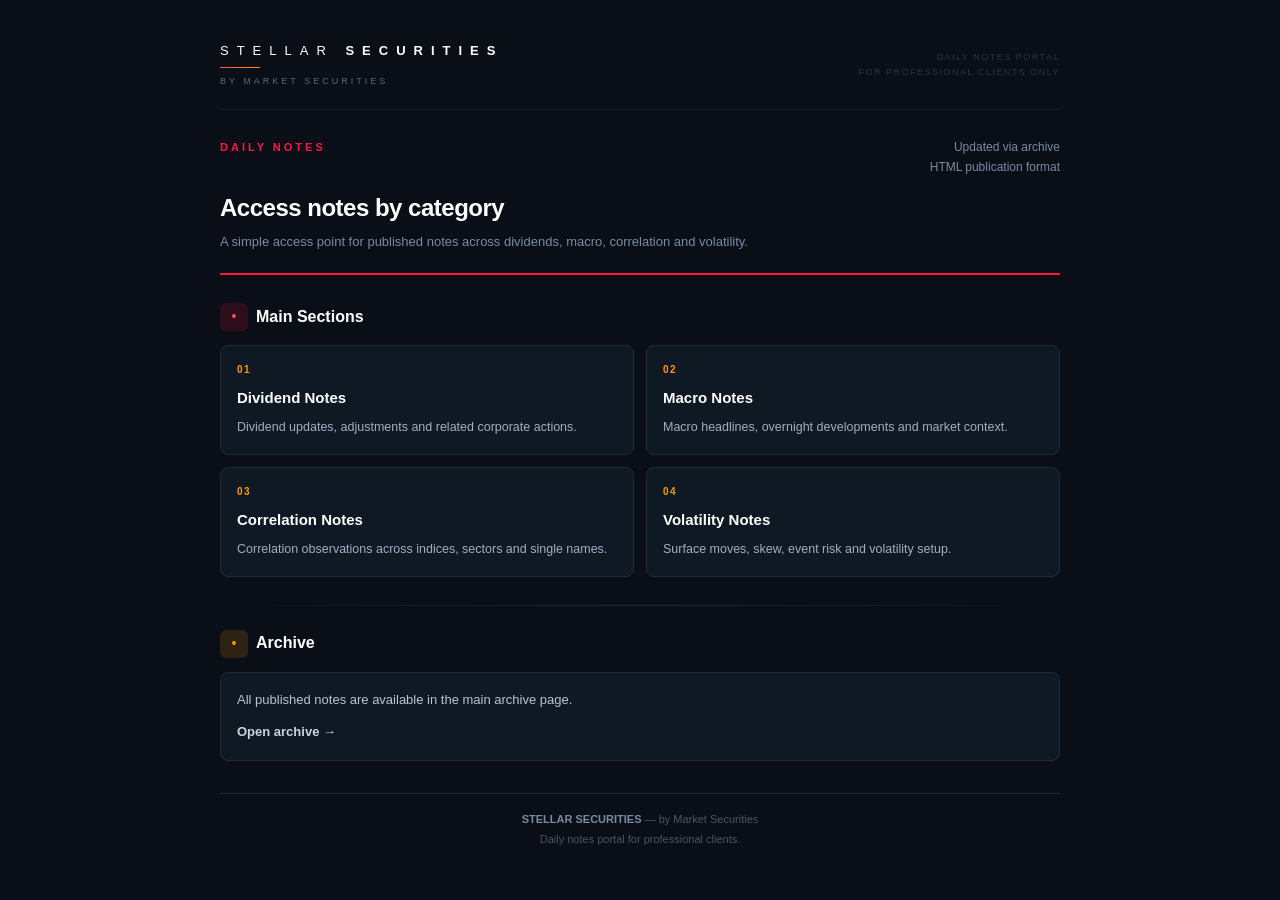
<file: index.html>
<!DOCTYPE html>
<html lang="en">
<head>
  <meta charset="UTF-8" />
  <meta name="viewport" content="width=device-width, initial-scale=1.0" />
  <title>Stellar Securities — Daily Notes</title>
  <link rel="stylesheet" href="assets/style.css" />
</head>
<body>
  <div class="container">

    <div class="logo-bar">
      <div class="logo">
        <div class="logo-main">STELLAR <span>SECURITIES</span></div>
        <div class="logo-divider"></div>
        <div class="logo-sub">by Market Securities</div>
      </div>
      <div class="logo-confidential">Daily Notes Portal<br>For Professional Clients Only</div>
    </div>

    <div class="header">
      <div class="header-top">
        <div class="brand">Daily Notes</div>
        <div class="date">Updated via archive<br>HTML publication format</div>
      </div>
      <h1>Access notes by category</h1>
      <div class="subtitle">
        A simple access point for published notes across dividends, macro, correlation and volatility.
      </div>
    </div>

    <div class="section">
      <div class="section-header">
        <div class="section-icon red">•</div>
        <h2>Main Sections</h2>
      </div>

      <div class="portal-grid">
        <a class="portal-box" href="dividends/">
          <div class="portal-label">01</div>
          <div class="portal-title">Dividend Notes</div>
          <div class="portal-text">Dividend updates, adjustments and related corporate actions.</div>
        </a>

        <a class="portal-box" href="macro/">
          <div class="portal-label">02</div>
          <div class="portal-title">Macro Notes</div>
          <div class="portal-text">Macro headlines, overnight developments and market context.</div>
        </a>

        <a class="portal-box" href="correlation/">
          <div class="portal-label">03</div>
          <div class="portal-title">Correlation Notes</div>
          <div class="portal-text">Correlation observations across indices, sectors and single names.</div>
        </a>

        <a class="portal-box" href="volatility/">
          <div class="portal-label">04</div>
          <div class="portal-title">Volatility Notes</div>
          <div class="portal-text">Surface moves, skew, event risk and volatility setup.</div>
        </a>
      </div>
    </div>

    <div class="divider"></div>

    <div class="section">
      <div class="section-header">
        <div class="section-icon orange">•</div>
        <h2>Archive</h2>
      </div>

      <div class="archive-box">
        <p>All published notes are available in the main archive page.</p>
        <a class="archive-link" href="archive.html">Open archive →</a>
      </div>
    </div>

    <div class="footer">
      <p>
        <strong style="color:#7a8ba3;">STELLAR SECURITIES</strong> — by Market Securities<br>
        Daily notes portal for professional clients.
      </p>
    </div>

  </div>
</body>
</html>
</file>
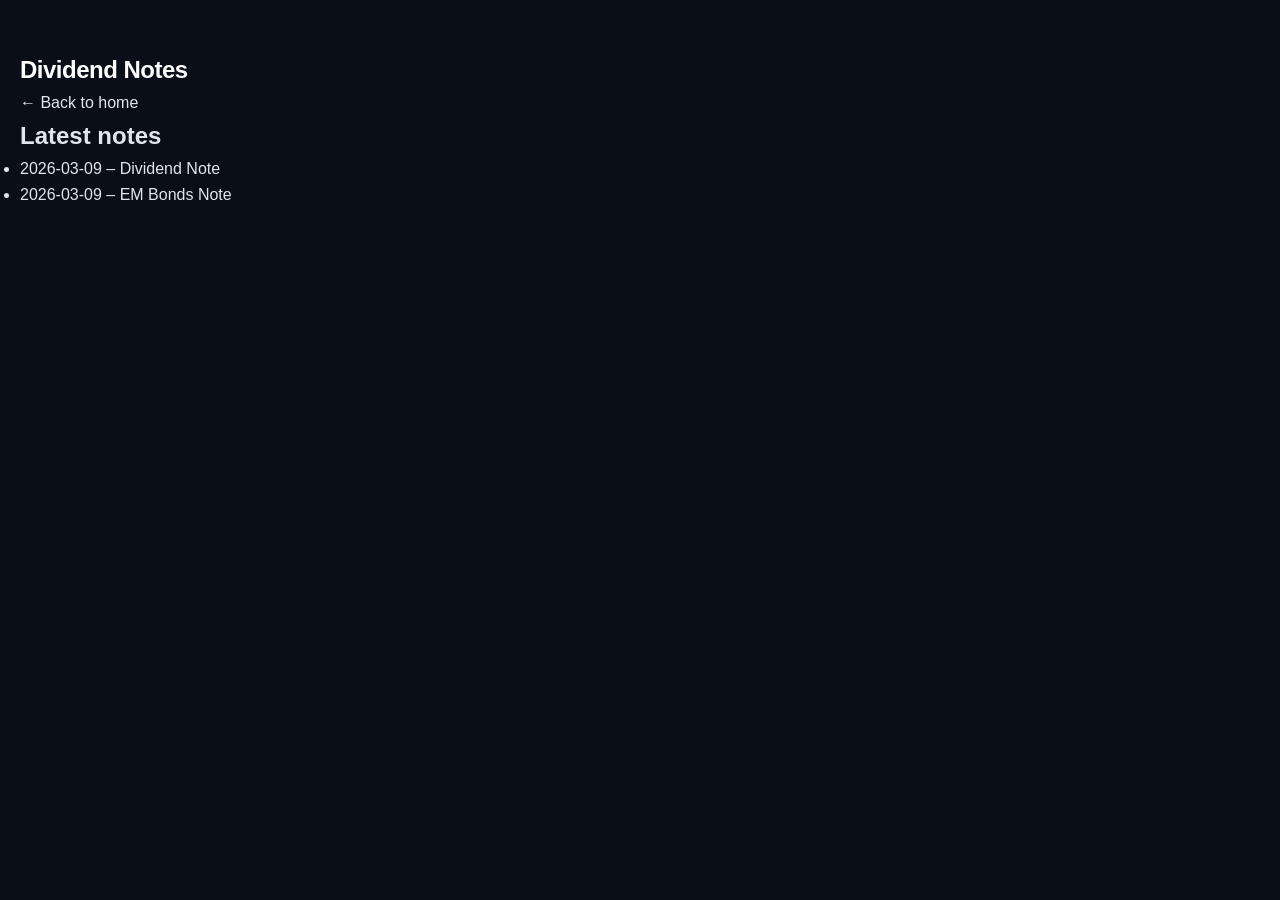
<file: dividends/index.html>
<!DOCTYPE html>
<html>
<head>
<title>Dividend Notes</title>
<link rel="stylesheet" href="../assets/style.css">
</head>

<body>

<h1>Dividend Notes</h1>

<p><a href="../index.html">← Back to home</a></p>

<h2>Latest notes</h2>

<ul>
<li><a href="2026-03-09-dividend-note.html">2026-03-09 – Dividend Note</a></li>
<li><a href="EM_Bonds_Note_March_9_2026.html">2026-03-09 – EM Bonds Note</a></li>
</ul>

</body>
</html>
</file>
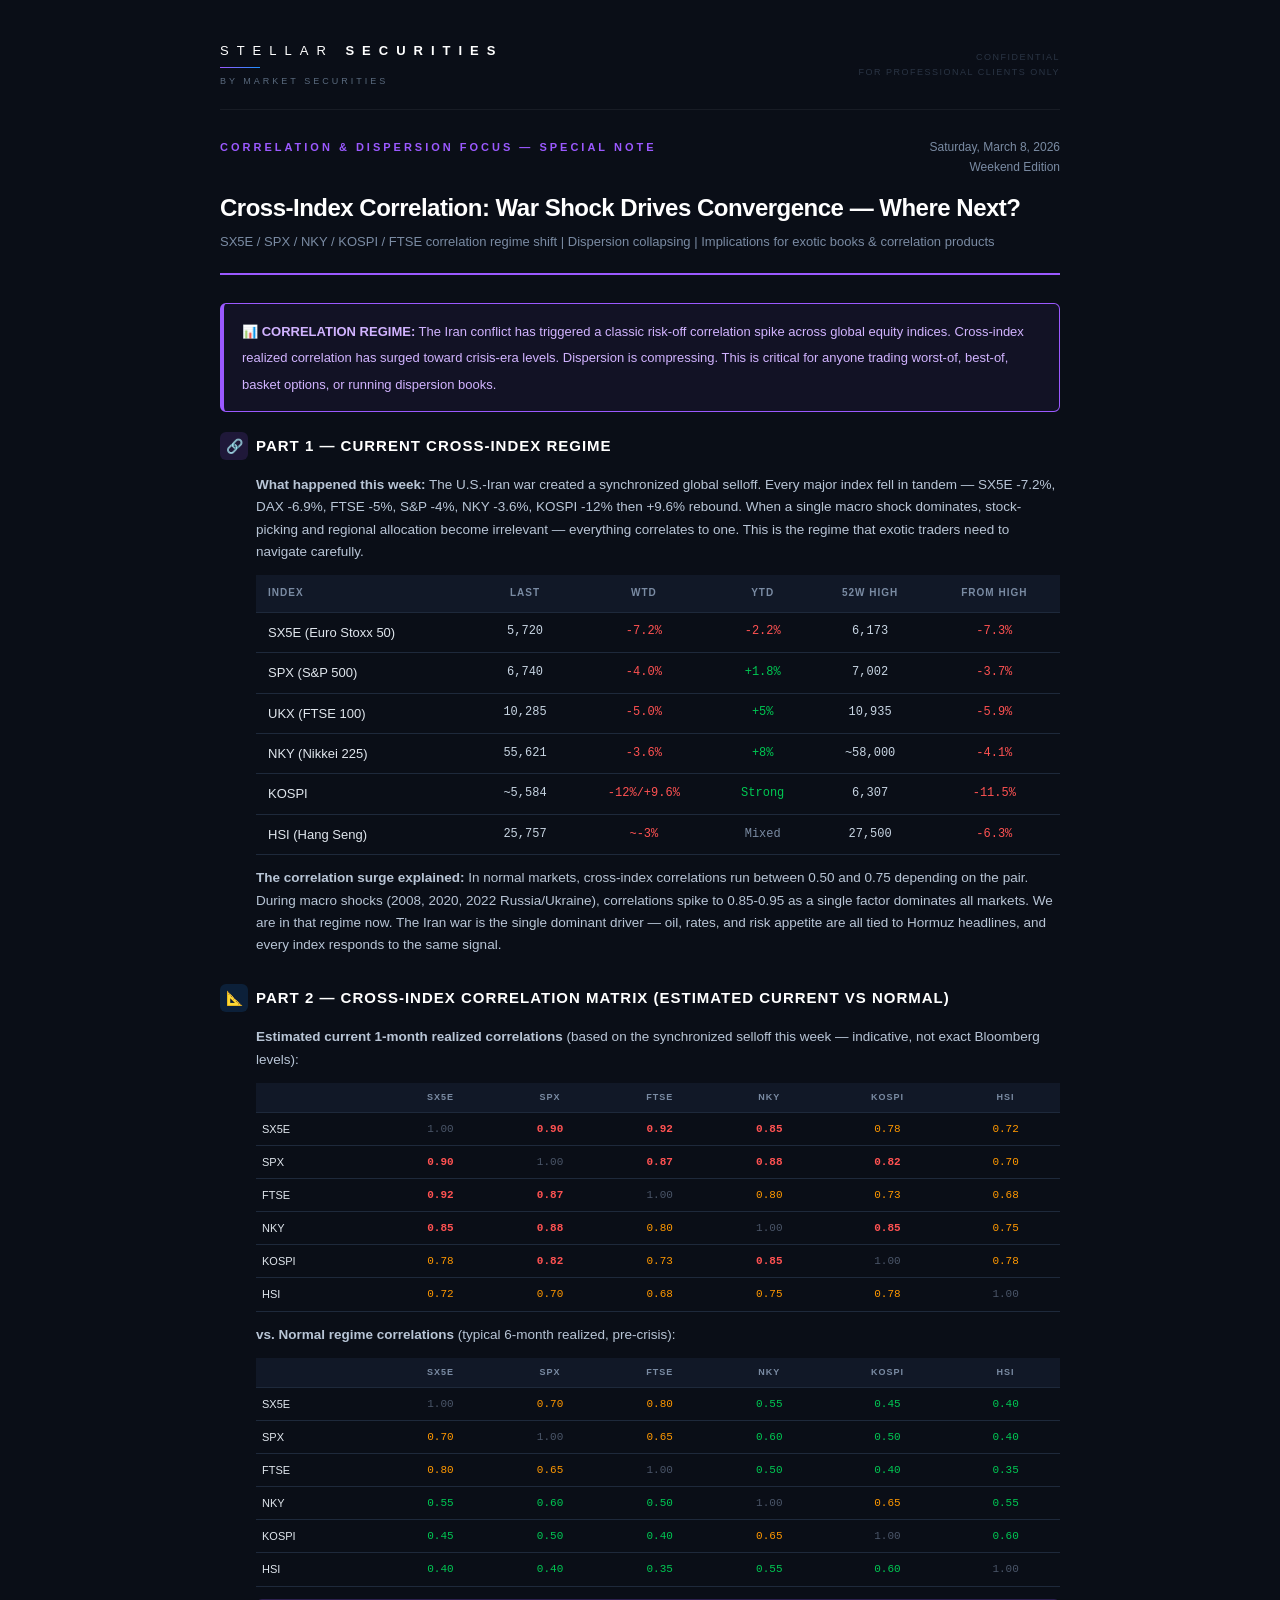
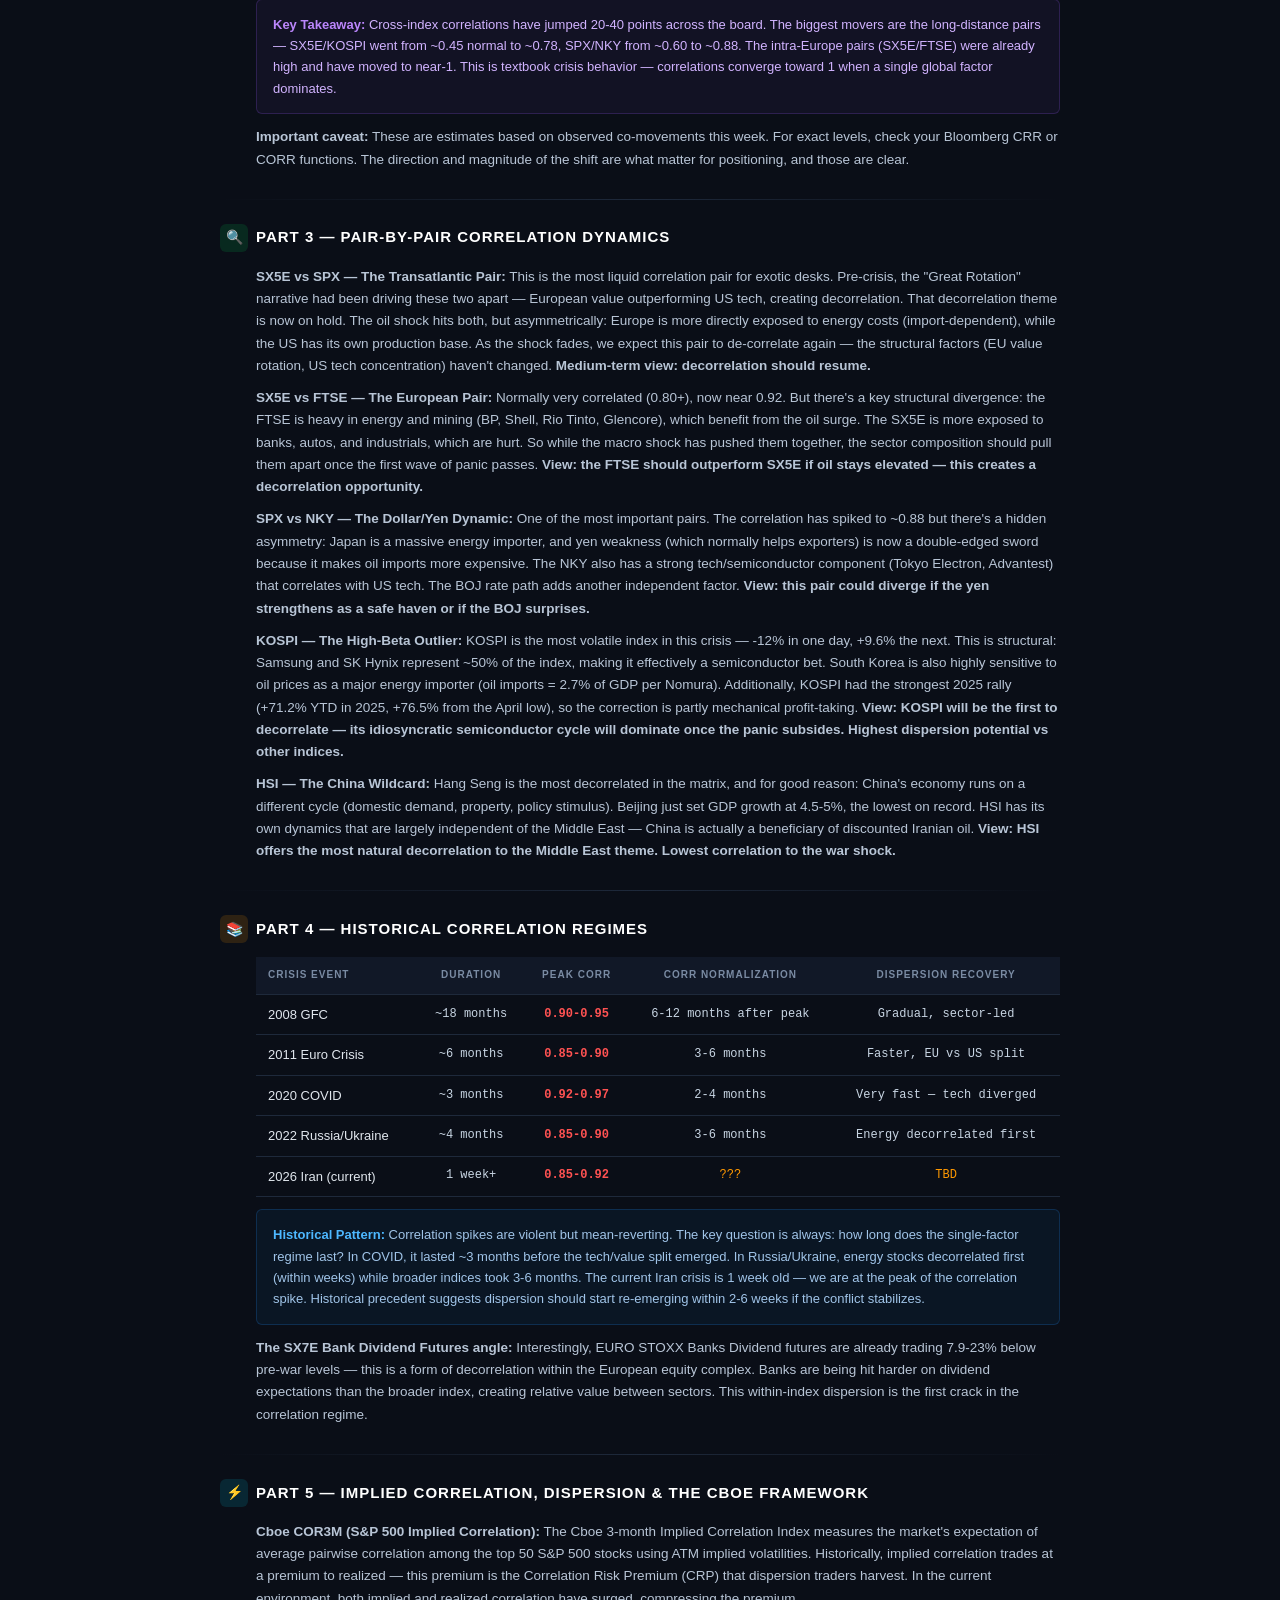
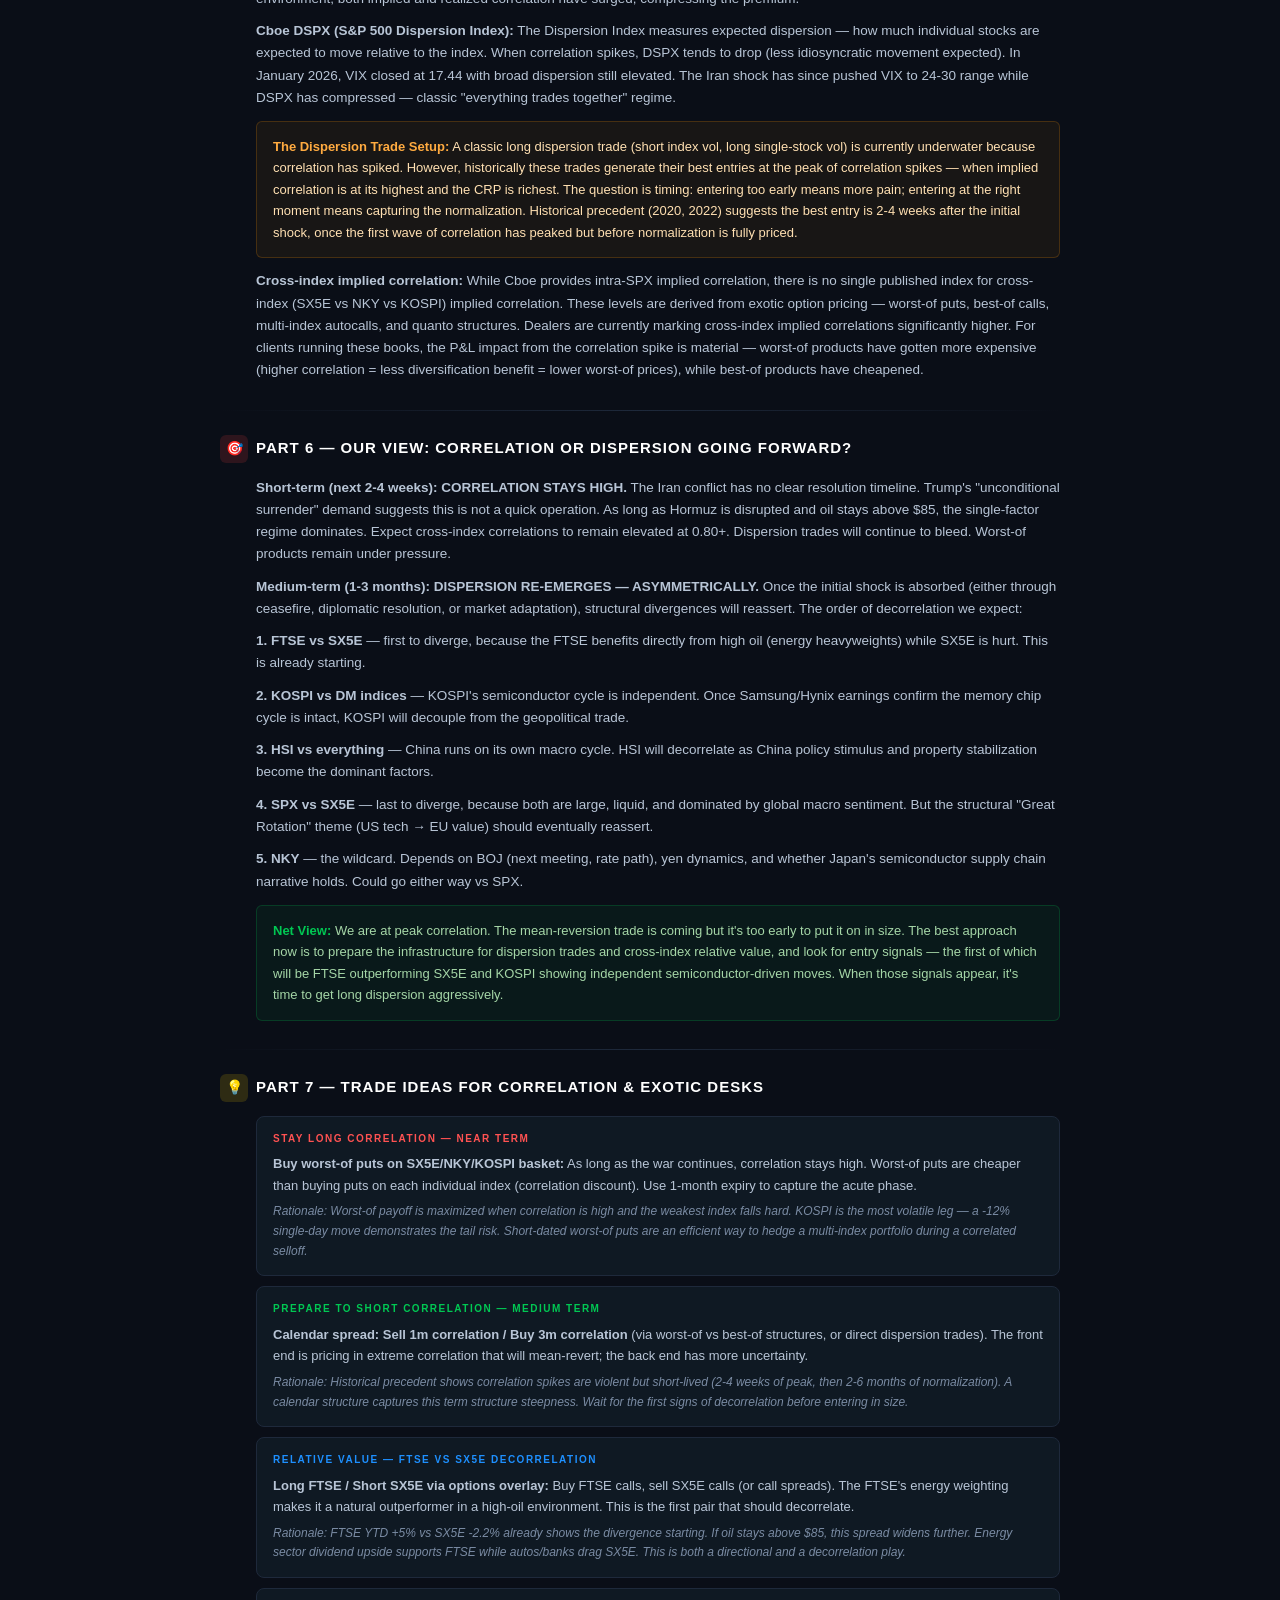
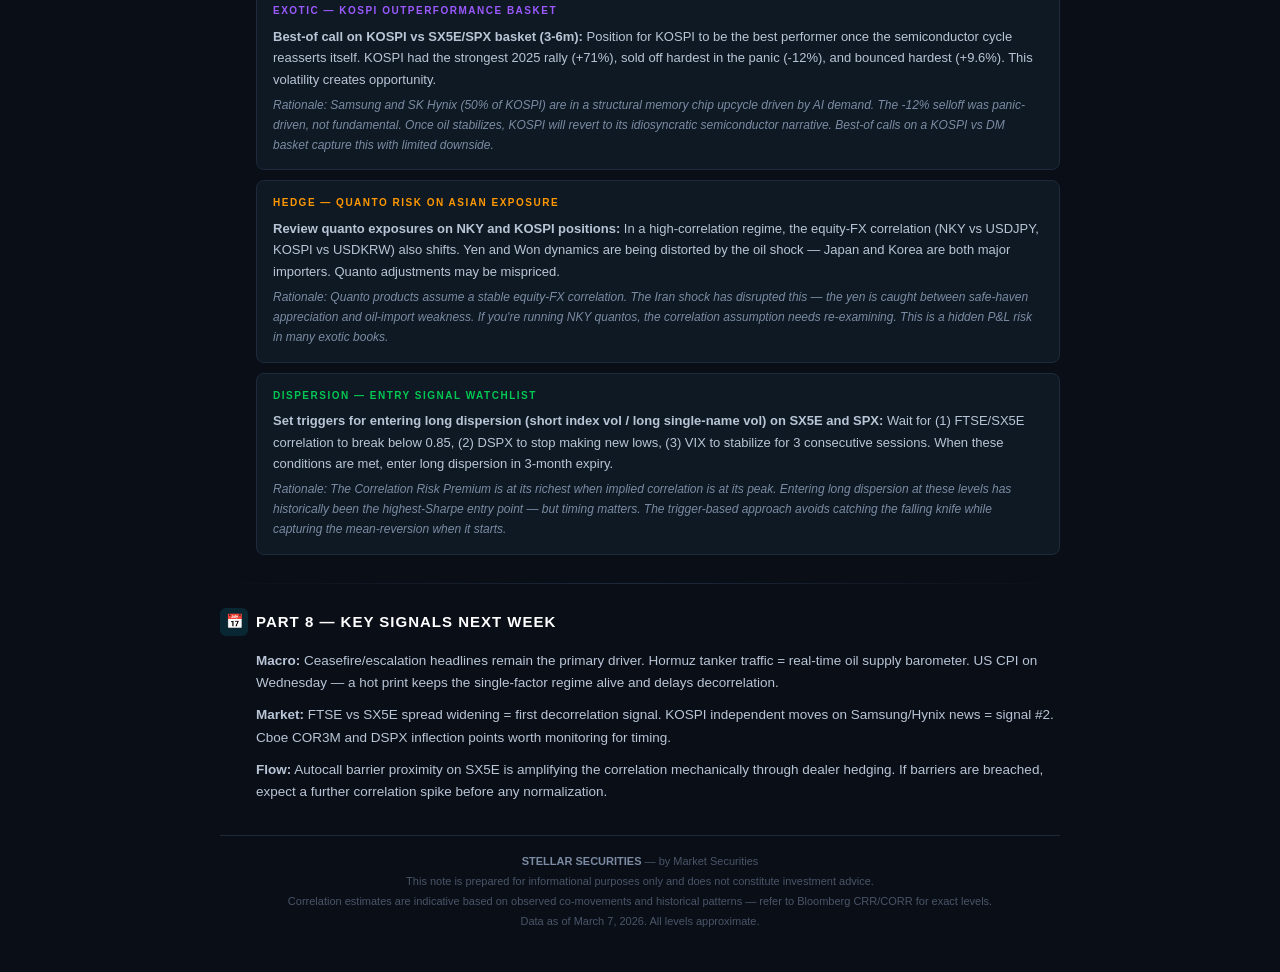
<file: dividends/2026-03-09-dividend-note.html>
<!DOCTYPE html>
<html lang="en">
<head>
<meta charset="UTF-8">
<meta name="viewport" content="width=device-width, initial-scale=1.0">
<title>Correlation Focus — March 8, 2026</title>
<style>
  * { margin: 0; padding: 0; box-sizing: border-box; }
  body { font-family: 'Inter', -apple-system, 'Helvetica Neue', Arial, sans-serif; background: #0a0e17; color: #e0e6ed; line-height: 1.65; padding: 40px 20px; -webkit-print-color-adjust: exact !important; print-color-adjust: exact !important; }
  .container { max-width: 840px; margin: 0 auto; }
  .logo-bar { display: flex; justify-content: space-between; align-items: center; margin-bottom: 28px; padding-bottom: 20px; border-bottom: 1px solid rgba(255,255,255,0.06); }
  .logo { display: flex; flex-direction: column; }
  .logo-main { font-size: 13px; font-weight: 300; letter-spacing: 8px; color: #fff; text-transform: uppercase; }
  .logo-main span { font-weight: 600; }
  .logo-divider { width: 40px; height: 1px; background: linear-gradient(to right, #9b59ff, #1e90ff); margin: 6px 0; }
  .logo-sub { font-size: 9px; color: #5a6a7e; letter-spacing: 3px; text-transform: uppercase; }
  .logo-confidential { font-size: 9px; color: #2a3444; letter-spacing: 1.5px; text-transform: uppercase; text-align: right; }
  .header { border-bottom: 2px solid #9b59ff; padding-bottom: 20px; margin-bottom: 28px; }
  .header-top { display: flex; justify-content: space-between; align-items: flex-start; margin-bottom: 8px; }

  .brand { font-size: 11px; text-transform: uppercase; letter-spacing: 3px; color: #9b59ff; font-weight: 600; }
  .date { font-size: 12px; color: #7a8ba3; text-align: right; }
  h1 { font-size: 24px; font-weight: 700; color: #fff; margin-top: 10px; letter-spacing: -0.5px; }
  .subtitle { font-size: 13px; color: #7a8ba3; margin-top: 4px; }
  .section { margin-bottom: 28px; }
  .section-header { display: flex; align-items: center; gap: 8px; margin-bottom: 14px; }
  .section-icon { width: 28px; height: 28px; border-radius: 6px; display: flex; align-items: center; justify-content: center; font-size: 14px; flex-shrink: 0; }
  .section-icon.purple { background: rgba(155,89,255,0.15); }
  .section-icon.blue { background: rgba(30,144,255,0.15); }
  .section-icon.green { background: rgba(0,200,83,0.15); }
  .section-icon.red { background: rgba(255,68,68,0.15); }
  .section-icon.orange { background: rgba(255,152,0,0.15); }
  .section-icon.yellow { background: rgba(255,215,0,0.15); }
  .section-icon.teal { background: rgba(0,188,212,0.15); }
  h2 { font-size: 15px; font-weight: 600; color: #fff; text-transform: uppercase; letter-spacing: 1px; }
  .section-body { font-size: 13.5px; color: #b8c5d6; padding-left: 36px; }
  .section-body p { margin-bottom: 10px; }
  table { width: 100%; border-collapse: collapse; margin: 12px 0; font-size: 13px; }
  th { background: #111827; color: #7a8ba3; font-weight: 600; text-transform: uppercase; font-size: 10px; letter-spacing: 1px; padding: 10px 12px; text-align: left; border-bottom: 1px solid #1e293b; }
  th:not(:first-child) { text-align: center; }
  td { padding: 9px 12px; border-bottom: 1px solid #1e293b; color: #c8d5e3; }
  td:not(:first-child) { text-align: center; font-family: 'SF Mono', 'Fira Code', monospace; font-size: 12px; }
  tr:hover { background: rgba(155,89,255,0.04); }
  .idx-name { font-weight: 500; color: #e0e6ed; }
  .pos { color: #00c853; } .neg { color: #ff5252; } .flat { color: #7a8ba3; } .warn { color: #ff9800; }
  .hi { color: #ff5252; font-weight: 600; } .mid { color: #ff9800; } .lo { color: #00c853; }
  .alert-banner { border: 1px solid #9b59ff; border-left: 4px solid #9b59ff; border-radius: 6px; padding: 14px 18px; margin-bottom: 20px; background: rgba(155,89,255,0.06); }
  .alert-text { font-size: 13px; color: #d1b3ff; font-weight: 500; }
  .highlight-box { background: rgba(155,89,255,0.06); border: 1px solid rgba(155,89,255,0.2); border-radius: 6px; padding: 14px 16px; margin: 12px 0; font-size: 13px; color: #d1b3ff; }
  .highlight-box strong { color: #bb86fc; }
  .highlight-box.blue { background: rgba(30,144,255,0.06); border-color: rgba(30,144,255,0.2); color: #a0c4e8; }
  .highlight-box.blue strong { color: #4db8ff; }
  .highlight-box.red { background: rgba(255,68,68,0.06); border-color: rgba(255,68,68,0.2); color: #ff8a80; }
  .highlight-box.red strong { color: #ff5252; }
  .highlight-box.green { background: rgba(0,200,83,0.06); border-color: rgba(0,200,83,0.2); color: #a5d6a7; }
  .highlight-box.green strong { color: #00c853; }
  .highlight-box.orange { background: rgba(255,152,0,0.06); border-color: rgba(255,152,0,0.2); color: #ffe0b2; }
  .highlight-box.orange strong { color: #ffab40; }
  .trade-idea { background: #0f1923; border: 1px solid #1e293b; border-radius: 8px; padding: 14px 16px; margin: 10px 0; }
  .trade-label { font-size: 10px; text-transform: uppercase; letter-spacing: 1.5px; font-weight: 600; margin-bottom: 6px; }
  .trade-label.long-corr { color: #ff5252; } .trade-label.short-corr { color: #00c853; } .trade-label.rv { color: #1e90ff; } .trade-label.hedge { color: #ff9800; } .trade-label.exotic { color: #9b59ff; }
  .trade-desc { font-size: 13px; color: #b8c5d6; }
  .trade-rationale { font-size: 12px; color: #7a8ba3; margin-top: 6px; font-style: italic; }
  .divider { height: 1px; background: linear-gradient(to right, transparent, #1e293b, transparent); margin: 24px 0; }
  .kpi-bar { display: flex; gap: 14px; flex-wrap: wrap; margin: 12px 0; }
  .kpi-item { background: #111827; border: 1px solid #1e293b; border-radius: 6px; padding: 10px 14px; min-width: 120px; flex: 1; }
  .kpi-label { font-size: 10px; text-transform: uppercase; letter-spacing: 1px; color: #7a8ba3; margin-bottom: 4px; }
  .kpi-value { font-size: 18px; font-weight: 600; color: #fff; font-family: 'SF Mono', 'Fira Code', monospace; }
  .kpi-sub { font-size: 11px; margin-top: 2px; font-weight: 500; }
  .corr-matrix td { font-size: 11px; padding: 7px 6px; }
  .corr-matrix th { font-size: 9px; padding: 7px 6px; }
  .corr-matrix .self { color: #4a5568; }
  .footer { border-top: 1px solid #1e293b; padding-top: 16px; margin-top: 32px; font-size: 11px; color: #4a5568; text-align: center; line-height: 1.8; }
  @media (max-width: 600px) { .kpi-bar { flex-direction: column; } }
</style>
</head>
<body>
<div class="container">

  <div class="logo-bar">
    <div class="logo">
      <div class="logo-main">STELLAR <span>SECURITIES</span></div>
      <div class="logo-divider"></div>
      <div class="logo-sub">by Market Securities</div>
    </div>
    <div class="logo-confidential">Confidential<br>For Professional Clients Only</div>
  </div>
  <div class="header">
    <div class="header-top">
      <div class="brand">Correlation & Dispersion Focus — Special Note</div>
      <div class="date">Saturday, March 8, 2026<br>Weekend Edition</div>
    </div>
    <h1>Cross-Index Correlation: War Shock Drives Convergence — Where Next?</h1>
    <div class="subtitle">SX5E / SPX / NKY / KOSPI / FTSE correlation regime shift | Dispersion collapsing | Implications for exotic books & correlation products</div>
  </div>

  <div class="alert-banner">
    <span class="alert-text">📊 <strong>CORRELATION REGIME:</strong> The Iran conflict has triggered a classic risk-off correlation spike across global equity indices. Cross-index realized correlation has surged toward crisis-era levels. Dispersion is compressing. This is critical for anyone trading worst-of, best-of, basket options, or running dispersion books.</span>
  </div>

  <!-- Part 1 -->
  <div class="section">
    <div class="section-header">
      <div class="section-icon purple">🔗</div>
      <h2>Part 1 — Current Cross-Index Regime</h2>
    </div>
    <div class="section-body">
      <p><strong>What happened this week:</strong> The U.S.-Iran war created a synchronized global selloff. Every major index fell in tandem — SX5E -7.2%, DAX -6.9%, FTSE -5%, S&P -4%, NKY -3.6%, KOSPI -12% then +9.6% rebound. When a single macro shock dominates, stock-picking and regional allocation become irrelevant — everything correlates to one. This is the regime that exotic traders need to navigate carefully.</p>

      <table>
        <thead>
          <tr><th>Index</th><th>Last</th><th>WTD</th><th>YTD</th><th>52W High</th><th>From High</th></tr>
        </thead>
        <tbody>
          <tr><td class="idx-name">SX5E (Euro Stoxx 50)</td><td>5,720</td><td class="neg">-7.2%</td><td class="neg">-2.2%</td><td>6,173</td><td class="neg">-7.3%</td></tr>
          <tr><td class="idx-name">SPX (S&P 500)</td><td>6,740</td><td class="neg">-4.0%</td><td class="pos">+1.8%</td><td>7,002</td><td class="neg">-3.7%</td></tr>
          <tr><td class="idx-name">UKX (FTSE 100)</td><td>10,285</td><td class="neg">-5.0%</td><td class="pos">+5%</td><td>10,935</td><td class="neg">-5.9%</td></tr>
          <tr><td class="idx-name">NKY (Nikkei 225)</td><td>55,621</td><td class="neg">-3.6%</td><td class="pos">+8%</td><td>~58,000</td><td class="neg">-4.1%</td></tr>
          <tr><td class="idx-name">KOSPI</td><td>~5,584</td><td class="neg">-12%/+9.6%</td><td class="pos">Strong</td><td>6,307</td><td class="neg">-11.5%</td></tr>
          <tr><td class="idx-name">HSI (Hang Seng)</td><td>25,757</td><td class="neg">~-3%</td><td class="flat">Mixed</td><td>27,500</td><td class="neg">-6.3%</td></tr>
        </tbody>
      </table>

      <p><strong>The correlation surge explained:</strong> In normal markets, cross-index correlations run between 0.50 and 0.75 depending on the pair. During macro shocks (2008, 2020, 2022 Russia/Ukraine), correlations spike to 0.85-0.95 as a single factor dominates all markets. We are in that regime now. The Iran war is the single dominant driver — oil, rates, and risk appetite are all tied to Hormuz headlines, and every index responds to the same signal.</p>
    </div>
  </div>

  <!-- Part 2: Correlation Matrix -->
  <div class="section">
    <div class="section-header">
      <div class="section-icon blue">📐</div>
      <h2>Part 2 — Cross-Index Correlation Matrix (Estimated Current vs Normal)</h2>
    </div>
    <div class="section-body">

      <p><strong>Estimated current 1-month realized correlations</strong> (based on the synchronized selloff this week — indicative, not exact Bloomberg levels):</p>

      <table class="corr-matrix">
        <thead>
          <tr><th></th><th>SX5E</th><th>SPX</th><th>FTSE</th><th>NKY</th><th>KOSPI</th><th>HSI</th></tr>
        </thead>
        <tbody>
          <tr><td class="idx-name">SX5E</td><td class="self">1.00</td><td class="hi">0.90</td><td class="hi">0.92</td><td class="hi">0.85</td><td class="mid">0.78</td><td class="mid">0.72</td></tr>
          <tr><td class="idx-name">SPX</td><td class="hi">0.90</td><td class="self">1.00</td><td class="hi">0.87</td><td class="hi">0.88</td><td class="hi">0.82</td><td class="mid">0.70</td></tr>
          <tr><td class="idx-name">FTSE</td><td class="hi">0.92</td><td class="hi">0.87</td><td class="self">1.00</td><td class="mid">0.80</td><td class="mid">0.73</td><td class="mid">0.68</td></tr>
          <tr><td class="idx-name">NKY</td><td class="hi">0.85</td><td class="hi">0.88</td><td class="mid">0.80</td><td class="self">1.00</td><td class="hi">0.85</td><td class="mid">0.75</td></tr>
          <tr><td class="idx-name">KOSPI</td><td class="mid">0.78</td><td class="hi">0.82</td><td class="mid">0.73</td><td class="hi">0.85</td><td class="self">1.00</td><td class="mid">0.78</td></tr>
          <tr><td class="idx-name">HSI</td><td class="mid">0.72</td><td class="mid">0.70</td><td class="mid">0.68</td><td class="mid">0.75</td><td class="mid">0.78</td><td class="self">1.00</td></tr>
        </tbody>
      </table>

      <p><strong>vs. Normal regime correlations</strong> (typical 6-month realized, pre-crisis):</p>

      <table class="corr-matrix">
        <thead>
          <tr><th></th><th>SX5E</th><th>SPX</th><th>FTSE</th><th>NKY</th><th>KOSPI</th><th>HSI</th></tr>
        </thead>
        <tbody>
          <tr><td class="idx-name">SX5E</td><td class="self">1.00</td><td class="mid">0.70</td><td class="mid">0.80</td><td class="lo">0.55</td><td class="lo">0.45</td><td class="lo">0.40</td></tr>
          <tr><td class="idx-name">SPX</td><td class="mid">0.70</td><td class="self">1.00</td><td class="mid">0.65</td><td class="lo">0.60</td><td class="lo">0.50</td><td class="lo">0.40</td></tr>
          <tr><td class="idx-name">FTSE</td><td class="mid">0.80</td><td class="mid">0.65</td><td class="self">1.00</td><td class="lo">0.50</td><td class="lo">0.40</td><td class="lo">0.35</td></tr>
          <tr><td class="idx-name">NKY</td><td class="lo">0.55</td><td class="lo">0.60</td><td class="lo">0.50</td><td class="self">1.00</td><td class="mid">0.65</td><td class="lo">0.55</td></tr>
          <tr><td class="idx-name">KOSPI</td><td class="lo">0.45</td><td class="lo">0.50</td><td class="lo">0.40</td><td class="mid">0.65</td><td class="self">1.00</td><td class="lo">0.60</td></tr>
          <tr><td class="idx-name">HSI</td><td class="lo">0.40</td><td class="lo">0.40</td><td class="lo">0.35</td><td class="lo">0.55</td><td class="lo">0.60</td><td class="self">1.00</td></tr>
        </tbody>
      </table>

      <div class="highlight-box">
        <strong>Key Takeaway:</strong> Cross-index correlations have jumped 20-40 points across the board. The biggest movers are the long-distance pairs — SX5E/KOSPI went from ~0.45 normal to ~0.78, SPX/NKY from ~0.60 to ~0.88. The intra-Europe pairs (SX5E/FTSE) were already high and have moved to near-1. This is textbook crisis behavior — correlations converge toward 1 when a single global factor dominates.
      </div>

      <p><strong>Important caveat:</strong> These are estimates based on observed co-movements this week. For exact levels, check your Bloomberg CRR or CORR functions. The direction and magnitude of the shift are what matter for positioning, and those are clear.</p>
    </div>
  </div>

  <div class="divider"></div>

  <!-- Part 3: Pair-by-Pair Analysis -->
  <div class="section">
    <div class="section-header">
      <div class="section-icon green">🔍</div>
      <h2>Part 3 — Pair-by-Pair Correlation Dynamics</h2>
    </div>
    <div class="section-body">

      <p><strong>SX5E vs SPX — The Transatlantic Pair:</strong> This is the most liquid correlation pair for exotic desks. Pre-crisis, the "Great Rotation" narrative had been driving these two apart — European value outperforming US tech, creating decorrelation. That decorrelation theme is now on hold. The oil shock hits both, but asymmetrically: Europe is more directly exposed to energy costs (import-dependent), while the US has its own production base. As the shock fades, we expect this pair to de-correlate again — the structural factors (EU value rotation, US tech concentration) haven't changed. <strong>Medium-term view: decorrelation should resume.</strong></p>

      <p><strong>SX5E vs FTSE — The European Pair:</strong> Normally very correlated (0.80+), now near 0.92. But there's a key structural divergence: the FTSE is heavy in energy and mining (BP, Shell, Rio Tinto, Glencore), which benefit from the oil surge. The SX5E is more exposed to banks, autos, and industrials, which are hurt. So while the macro shock has pushed them together, the sector composition should pull them apart once the first wave of panic passes. <strong>View: the FTSE should outperform SX5E if oil stays elevated — this creates a decorrelation opportunity.</strong></p>

      <p><strong>SPX vs NKY — The Dollar/Yen Dynamic:</strong> One of the most important pairs. The correlation has spiked to ~0.88 but there's a hidden asymmetry: Japan is a massive energy importer, and yen weakness (which normally helps exporters) is now a double-edged sword because it makes oil imports more expensive. The NKY also has a strong tech/semiconductor component (Tokyo Electron, Advantest) that correlates with US tech. The BOJ rate path adds another independent factor. <strong>View: this pair could diverge if the yen strengthens as a safe haven or if the BOJ surprises.</strong></p>

      <p><strong>KOSPI — The High-Beta Outlier:</strong> KOSPI is the most volatile index in this crisis — -12% in one day, +9.6% the next. This is structural: Samsung and SK Hynix represent ~50% of the index, making it effectively a semiconductor bet. South Korea is also highly sensitive to oil prices as a major energy importer (oil imports = 2.7% of GDP per Nomura). Additionally, KOSPI had the strongest 2025 rally (+71.2% YTD in 2025, +76.5% from the April low), so the correction is partly mechanical profit-taking. <strong>View: KOSPI will be the first to decorrelate — its idiosyncratic semiconductor cycle will dominate once the panic subsides. Highest dispersion potential vs other indices.</strong></p>

      <p><strong>HSI — The China Wildcard:</strong> Hang Seng is the most decorrelated in the matrix, and for good reason: China's economy runs on a different cycle (domestic demand, property, policy stimulus). Beijing just set GDP growth at 4.5-5%, the lowest on record. HSI has its own dynamics that are largely independent of the Middle East — China is actually a beneficiary of discounted Iranian oil. <strong>View: HSI offers the most natural decorrelation to the Middle East theme. Lowest correlation to the war shock.</strong></p>
    </div>
  </div>

  <div class="divider"></div>

  <!-- Part 4: Historical Context -->
  <div class="section">
    <div class="section-header">
      <div class="section-icon orange">📚</div>
      <h2>Part 4 — Historical Correlation Regimes</h2>
    </div>
    <div class="section-body">

      <table>
        <thead>
          <tr><th>Crisis Event</th><th>Duration</th><th>Peak Corr</th><th>Corr Normalization</th><th>Dispersion Recovery</th></tr>
        </thead>
        <tbody>
          <tr><td class="idx-name">2008 GFC</td><td>~18 months</td><td class="hi">0.90-0.95</td><td>6-12 months after peak</td><td>Gradual, sector-led</td></tr>
          <tr><td class="idx-name">2011 Euro Crisis</td><td>~6 months</td><td class="hi">0.85-0.90</td><td>3-6 months</td><td>Faster, EU vs US split</td></tr>
          <tr><td class="idx-name">2020 COVID</td><td>~3 months</td><td class="hi">0.92-0.97</td><td>2-4 months</td><td>Very fast — tech diverged</td></tr>
          <tr><td class="idx-name">2022 Russia/Ukraine</td><td>~4 months</td><td class="hi">0.85-0.90</td><td>3-6 months</td><td>Energy decorrelated first</td></tr>
          <tr><td class="idx-name">2026 Iran (current)</td><td>1 week+</td><td class="hi">0.85-0.92</td><td class="warn">???</td><td class="warn">TBD</td></tr>
        </tbody>
      </table>

      <div class="highlight-box blue">
        <strong>Historical Pattern:</strong> Correlation spikes are violent but mean-reverting. The key question is always: how long does the single-factor regime last? In COVID, it lasted ~3 months before the tech/value split emerged. In Russia/Ukraine, energy stocks decorrelated first (within weeks) while broader indices took 3-6 months. The current Iran crisis is 1 week old — we are at the peak of the correlation spike. Historical precedent suggests dispersion should start re-emerging within 2-6 weeks if the conflict stabilizes.
      </div>

      <p><strong>The SX7E Bank Dividend Futures angle:</strong> Interestingly, EURO STOXX Banks Dividend futures are already trading 7.9-23% below pre-war levels — this is a form of decorrelation within the European equity complex. Banks are being hit harder on dividend expectations than the broader index, creating relative value between sectors. This within-index dispersion is the first crack in the correlation regime.</p>
    </div>
  </div>

  <div class="divider"></div>

  <!-- Part 5: Implied Correlation & Dispersion -->
  <div class="section">
    <div class="section-header">
      <div class="section-icon teal">⚡</div>
      <h2>Part 5 — Implied Correlation, Dispersion & The Cboe Framework</h2>
    </div>
    <div class="section-body">

      <p><strong>Cboe COR3M (S&P 500 Implied Correlation):</strong> The Cboe 3-month Implied Correlation Index measures the market's expectation of average pairwise correlation among the top 50 S&P 500 stocks using ATM implied volatilities. Historically, implied correlation trades at a premium to realized — this premium is the Correlation Risk Premium (CRP) that dispersion traders harvest. In the current environment, both implied and realized correlation have surged, compressing the premium.</p>

      <p><strong>Cboe DSPX (S&P 500 Dispersion Index):</strong> The Dispersion Index measures expected dispersion — how much individual stocks are expected to move relative to the index. When correlation spikes, DSPX tends to drop (less idiosyncratic movement expected). In January 2026, VIX closed at 17.44 with broad dispersion still elevated. The Iran shock has since pushed VIX to 24-30 range while DSPX has compressed — classic "everything trades together" regime.</p>

      <div class="highlight-box orange">
        <strong>The Dispersion Trade Setup:</strong> A classic long dispersion trade (short index vol, long single-stock vol) is currently underwater because correlation has spiked. However, historically these trades generate their best entries at the peak of correlation spikes — when implied correlation is at its highest and the CRP is richest. The question is timing: entering too early means more pain; entering at the right moment means capturing the normalization. Historical precedent (2020, 2022) suggests the best entry is 2-4 weeks after the initial shock, once the first wave of correlation has peaked but before normalization is fully priced.
      </div>

      <p><strong>Cross-index implied correlation:</strong> While Cboe provides intra-SPX implied correlation, there is no single published index for cross-index (SX5E vs NKY vs KOSPI) implied correlation. These levels are derived from exotic option pricing — worst-of puts, best-of calls, multi-index autocalls, and quanto structures. Dealers are currently marking cross-index implied correlations significantly higher. For clients running these books, the P&L impact from the correlation spike is material — worst-of products have gotten more expensive (higher correlation = less diversification benefit = lower worst-of prices), while best-of products have cheapened.</p>
    </div>
  </div>

  <div class="divider"></div>

  <!-- Part 6: My View -->
  <div class="section">
    <div class="section-header">
      <div class="section-icon red">🎯</div>
      <h2>Part 6 — Our View: Correlation or Dispersion Going Forward?</h2>
    </div>
    <div class="section-body">

      <p><strong>Short-term (next 2-4 weeks): CORRELATION STAYS HIGH.</strong> The Iran conflict has no clear resolution timeline. Trump's "unconditional surrender" demand suggests this is not a quick operation. As long as Hormuz is disrupted and oil stays above $85, the single-factor regime dominates. Expect cross-index correlations to remain elevated at 0.80+. Dispersion trades will continue to bleed. Worst-of products remain under pressure.</p>

      <p><strong>Medium-term (1-3 months): DISPERSION RE-EMERGES — ASYMMETRICALLY.</strong> Once the initial shock is absorbed (either through ceasefire, diplomatic resolution, or market adaptation), structural divergences will reassert. The order of decorrelation we expect:</p>

      <p><strong>1. FTSE vs SX5E</strong> — first to diverge, because the FTSE benefits directly from high oil (energy heavyweights) while SX5E is hurt. This is already starting.</p>

      <p><strong>2. KOSPI vs DM indices</strong> — KOSPI's semiconductor cycle is independent. Once Samsung/Hynix earnings confirm the memory chip cycle is intact, KOSPI will decouple from the geopolitical trade.</p>

      <p><strong>3. HSI vs everything</strong> — China runs on its own macro cycle. HSI will decorrelate as China policy stimulus and property stabilization become the dominant factors.</p>

      <p><strong>4. SPX vs SX5E</strong> — last to diverge, because both are large, liquid, and dominated by global macro sentiment. But the structural "Great Rotation" theme (US tech → EU value) should eventually reassert.</p>

      <p><strong>5. NKY</strong> — the wildcard. Depends on BOJ (next meeting, rate path), yen dynamics, and whether Japan's semiconductor supply chain narrative holds. Could go either way vs SPX.</p>

      <div class="highlight-box green">
        <strong>Net View:</strong> We are at peak correlation. The mean-reversion trade is coming but it's too early to put it on in size. The best approach now is to prepare the infrastructure for dispersion trades and cross-index relative value, and look for entry signals — the first of which will be FTSE outperforming SX5E and KOSPI showing independent semiconductor-driven moves. When those signals appear, it's time to get long dispersion aggressively.
      </div>
    </div>
  </div>

  <div class="divider"></div>

  <!-- Part 7: Trade Ideas -->
  <div class="section">
    <div class="section-header">
      <div class="section-icon yellow">💡</div>
      <h2>Part 7 — Trade Ideas for Correlation & Exotic Desks</h2>
    </div>
    <div class="section-body">

      <div class="trade-idea">
        <div class="trade-label long-corr">STAY LONG CORRELATION — Near Term</div>
        <div class="trade-desc"><strong>Buy worst-of puts on SX5E/NKY/KOSPI basket:</strong> As long as the war continues, correlation stays high. Worst-of puts are cheaper than buying puts on each individual index (correlation discount). Use 1-month expiry to capture the acute phase.</div>
        <div class="trade-rationale">Rationale: Worst-of payoff is maximized when correlation is high and the weakest index falls hard. KOSPI is the most volatile leg — a -12% single-day move demonstrates the tail risk. Short-dated worst-of puts are an efficient way to hedge a multi-index portfolio during a correlated selloff.</div>
      </div>

      <div class="trade-idea">
        <div class="trade-label short-corr">PREPARE TO SHORT CORRELATION — Medium Term</div>
        <div class="trade-desc"><strong>Calendar spread: Sell 1m correlation / Buy 3m correlation</strong> (via worst-of vs best-of structures, or direct dispersion trades). The front end is pricing in extreme correlation that will mean-revert; the back end has more uncertainty.</div>
        <div class="trade-rationale">Rationale: Historical precedent shows correlation spikes are violent but short-lived (2-4 weeks of peak, then 2-6 months of normalization). A calendar structure captures this term structure steepness. Wait for the first signs of decorrelation before entering in size.</div>
      </div>

      <div class="trade-idea">
        <div class="trade-label rv">RELATIVE VALUE — FTSE vs SX5E Decorrelation</div>
        <div class="trade-desc"><strong>Long FTSE / Short SX5E via options overlay:</strong> Buy FTSE calls, sell SX5E calls (or call spreads). The FTSE's energy weighting makes it a natural outperformer in a high-oil environment. This is the first pair that should decorrelate.</div>
        <div class="trade-rationale">Rationale: FTSE YTD +5% vs SX5E -2.2% already shows the divergence starting. If oil stays above $85, this spread widens further. Energy sector dividend upside supports FTSE while autos/banks drag SX5E. This is both a directional and a decorrelation play.</div>
      </div>

      <div class="trade-idea">
        <div class="trade-label exotic">EXOTIC — KOSPI Outperformance Basket</div>
        <div class="trade-desc"><strong>Best-of call on KOSPI vs SX5E/SPX basket (3-6m):</strong> Position for KOSPI to be the best performer once the semiconductor cycle reasserts itself. KOSPI had the strongest 2025 rally (+71%), sold off hardest in the panic (-12%), and bounced hardest (+9.6%). This volatility creates opportunity.</div>
        <div class="trade-rationale">Rationale: Samsung and SK Hynix (50% of KOSPI) are in a structural memory chip upcycle driven by AI demand. The -12% selloff was panic-driven, not fundamental. Once oil stabilizes, KOSPI will revert to its idiosyncratic semiconductor narrative. Best-of calls on a KOSPI vs DM basket capture this with limited downside.</div>
      </div>

      <div class="trade-idea">
        <div class="trade-label hedge">HEDGE — Quanto Risk on Asian Exposure</div>
        <div class="trade-desc"><strong>Review quanto exposures on NKY and KOSPI positions:</strong> In a high-correlation regime, the equity-FX correlation (NKY vs USDJPY, KOSPI vs USDKRW) also shifts. Yen and Won dynamics are being distorted by the oil shock — Japan and Korea are both major importers. Quanto adjustments may be mispriced.</div>
        <div class="trade-rationale">Rationale: Quanto products assume a stable equity-FX correlation. The Iran shock has disrupted this — the yen is caught between safe-haven appreciation and oil-import weakness. If you're running NKY quantos, the correlation assumption needs re-examining. This is a hidden P&L risk in many exotic books.</div>
      </div>

      <div class="trade-idea">
        <div class="trade-label short-corr">DISPERSION — Entry Signal Watchlist</div>
        <div class="trade-desc"><strong>Set triggers for entering long dispersion (short index vol / long single-name vol) on SX5E and SPX:</strong> Wait for (1) FTSE/SX5E correlation to break below 0.85, (2) DSPX to stop making new lows, (3) VIX to stabilize for 3 consecutive sessions. When these conditions are met, enter long dispersion in 3-month expiry.</div>
        <div class="trade-rationale">Rationale: The Correlation Risk Premium is at its richest when implied correlation is at its peak. Entering long dispersion at these levels has historically been the highest-Sharpe entry point — but timing matters. The trigger-based approach avoids catching the falling knife while capturing the mean-reversion when it starts.</div>
      </div>

    </div>
  </div>

  <div class="divider"></div>

  <!-- Part 8: Next Week -->
  <div class="section">
    <div class="section-header">
      <div class="section-icon teal">📅</div>
      <h2>Part 8 — Key Signals Next Week</h2>
    </div>
    <div class="section-body">
      <p><strong>Macro:</strong> Ceasefire/escalation headlines remain the primary driver. Hormuz tanker traffic = real-time oil supply barometer. US CPI on Wednesday — a hot print keeps the single-factor regime alive and delays decorrelation.</p>

      <p><strong>Market:</strong> FTSE vs SX5E spread widening = first decorrelation signal. KOSPI independent moves on Samsung/Hynix news = signal #2. Cboe COR3M and DSPX inflection points worth monitoring for timing.</p>

      <p><strong>Flow:</strong> Autocall barrier proximity on SX5E is amplifying the correlation mechanically through dealer hedging. If barriers are breached, expect a further correlation spike before any normalization.</p>
    </div>
  </div>

  <div class="footer">
    <p><strong style="color:#7a8ba3;">STELLAR SECURITIES</strong> — by Market Securities<br>
    This note is prepared for informational purposes only and does not constitute investment advice.<br>
    Correlation estimates are indicative based on observed co-movements and historical patterns — refer to Bloomberg CRR/CORR for exact levels.<br>
    Data as of March 7, 2026. All levels approximate.</p>
  </div>

</div>
</body>
</html>
</file>
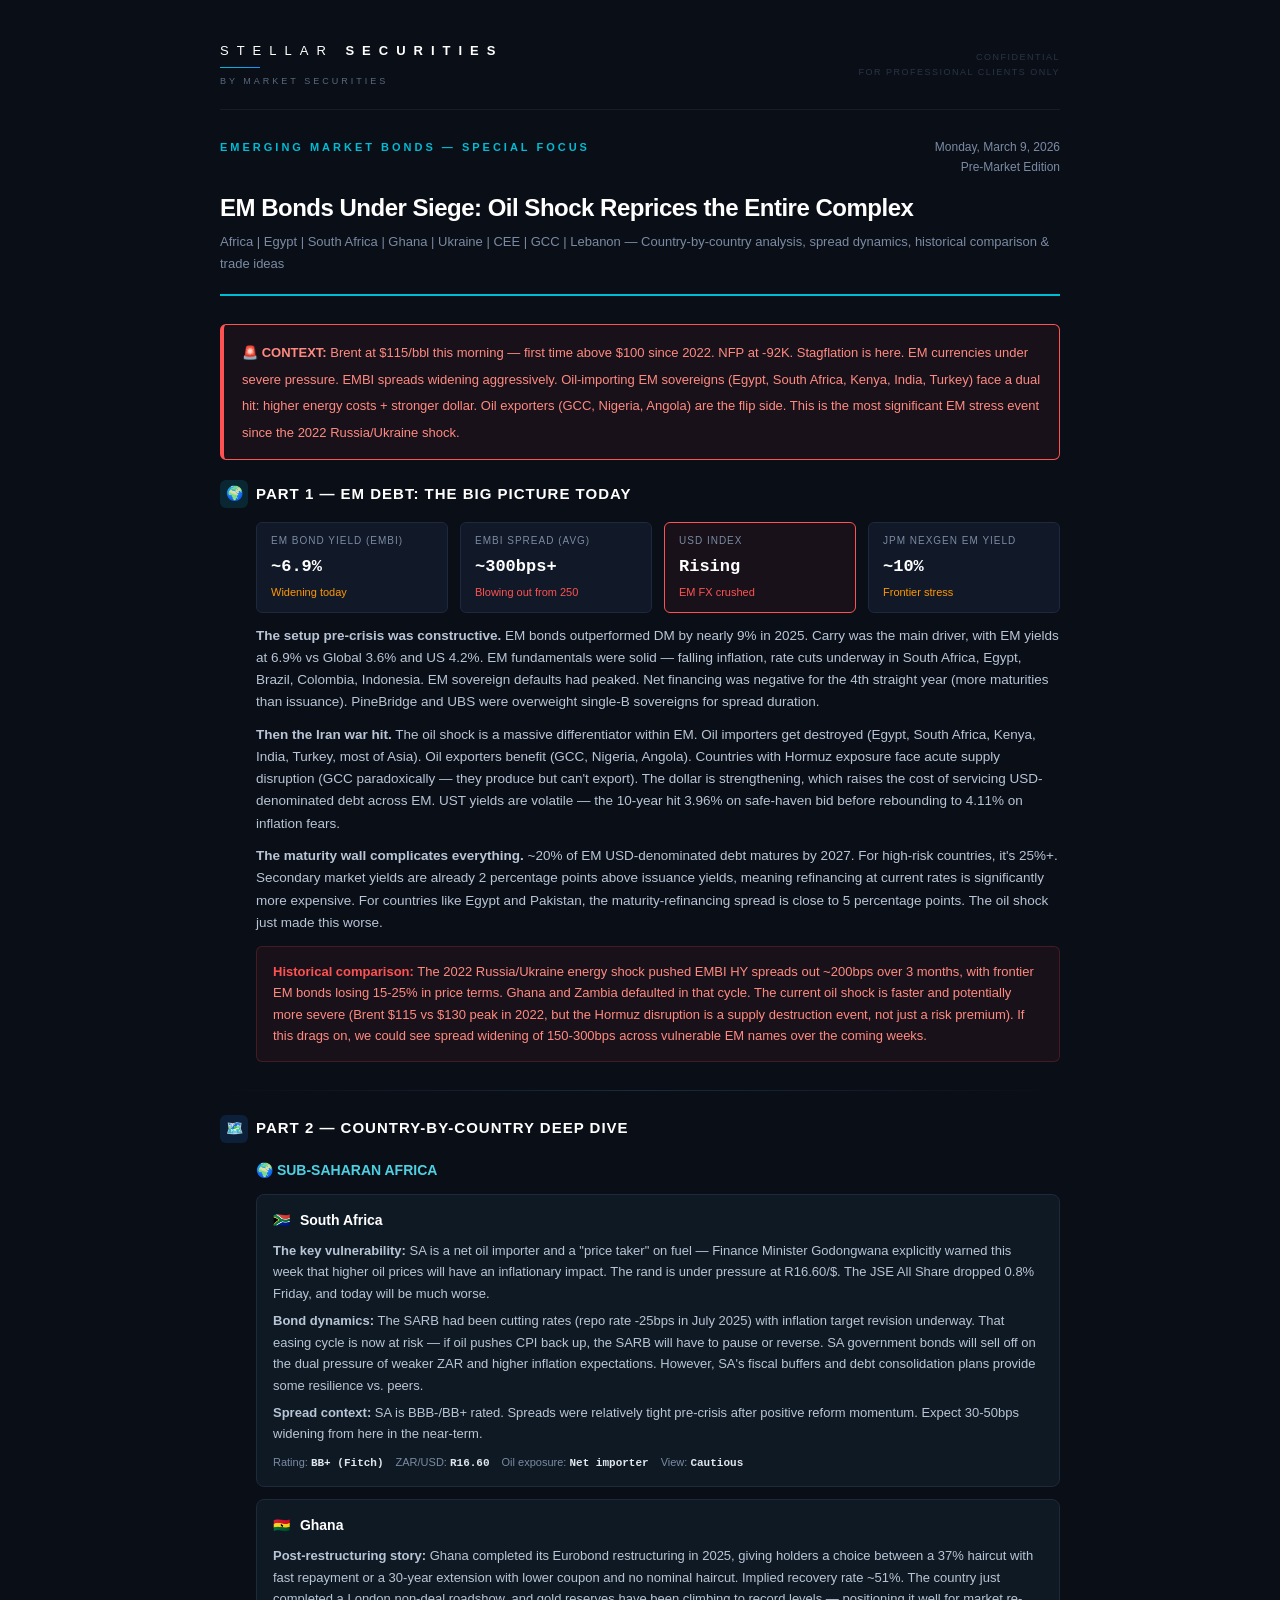
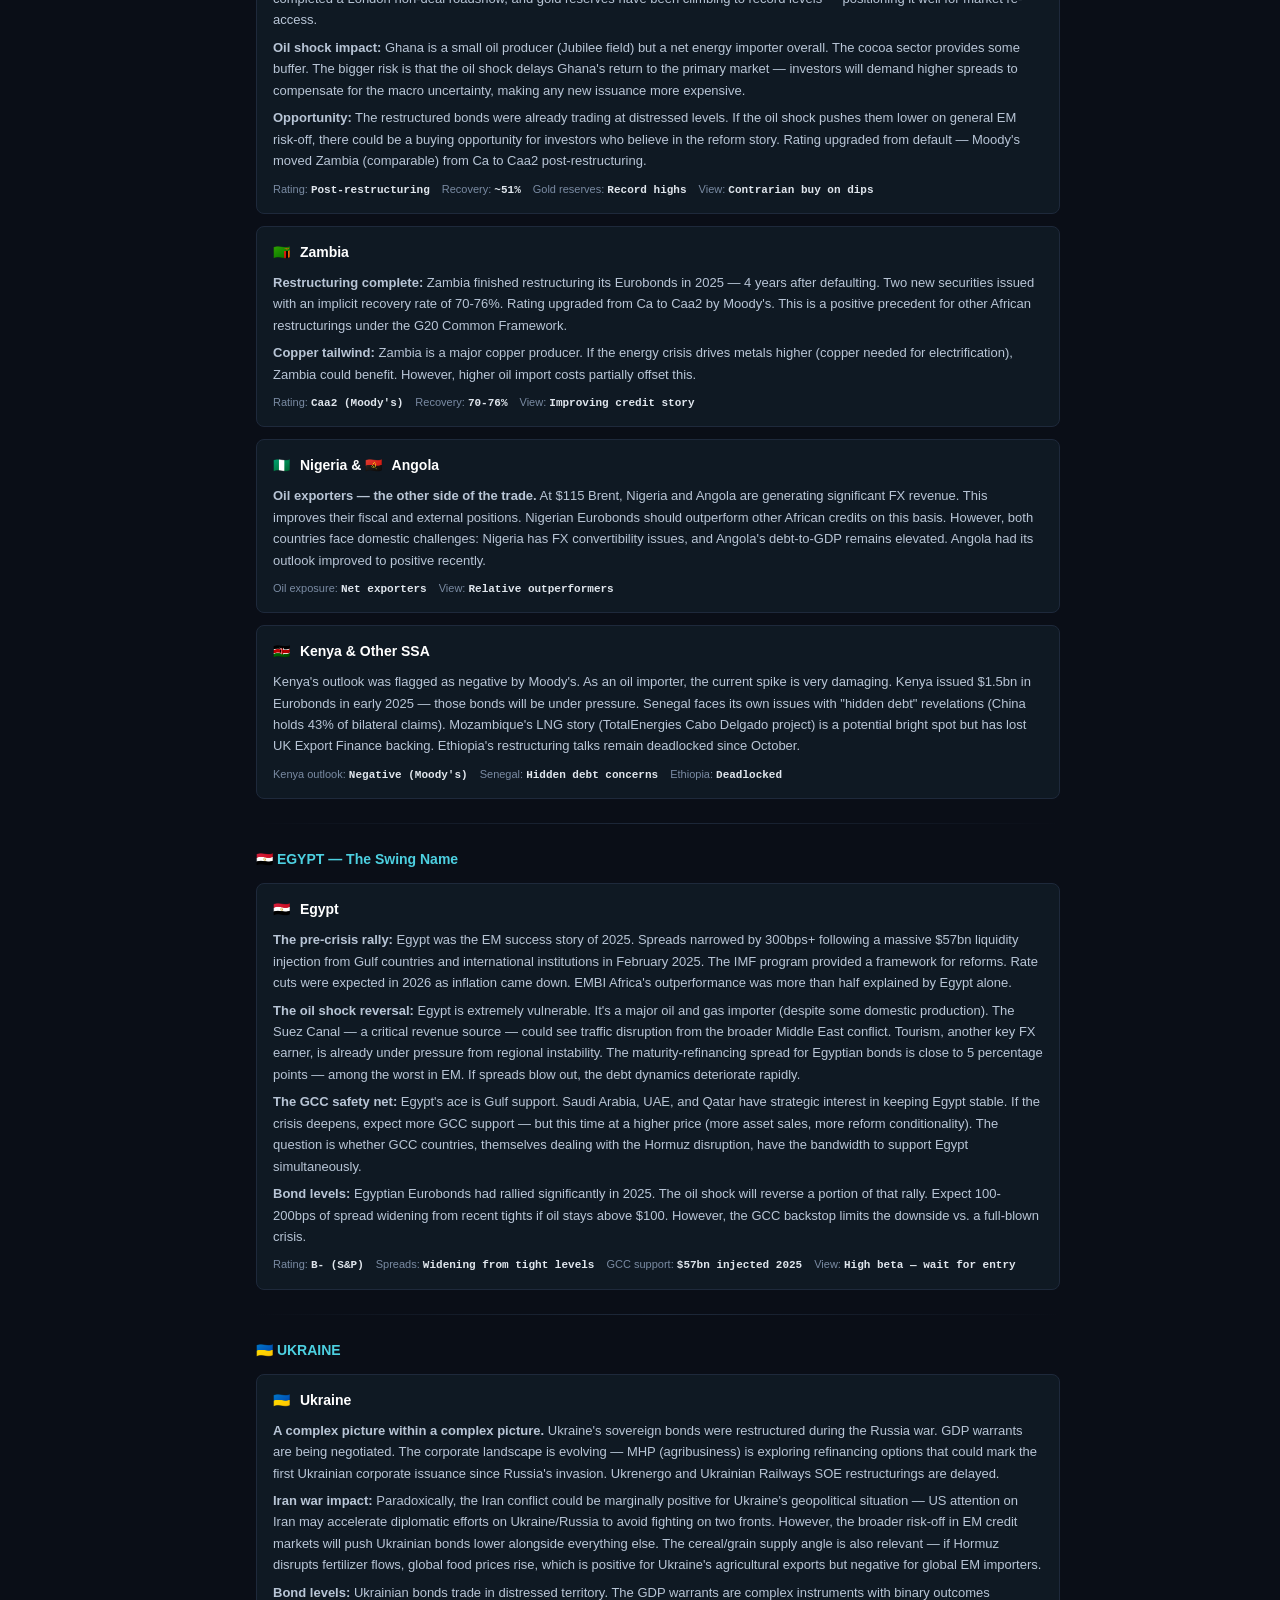
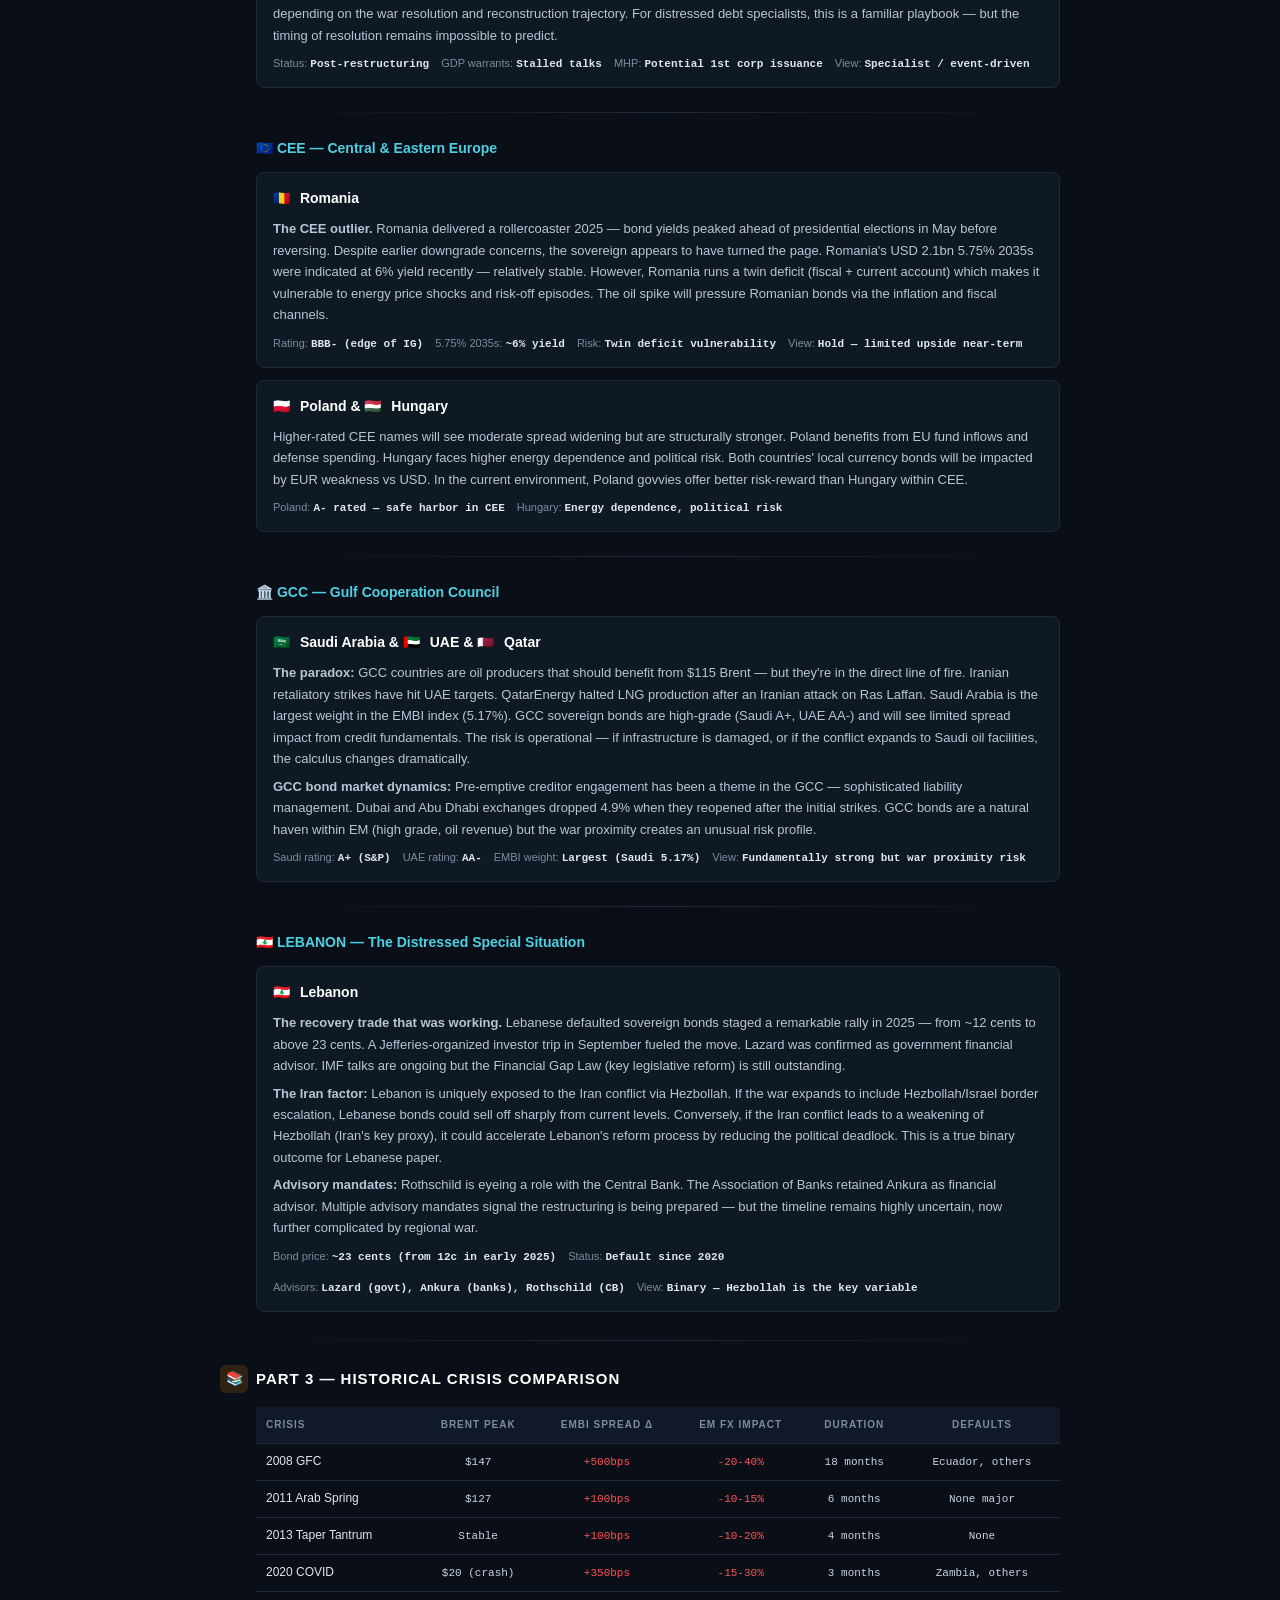
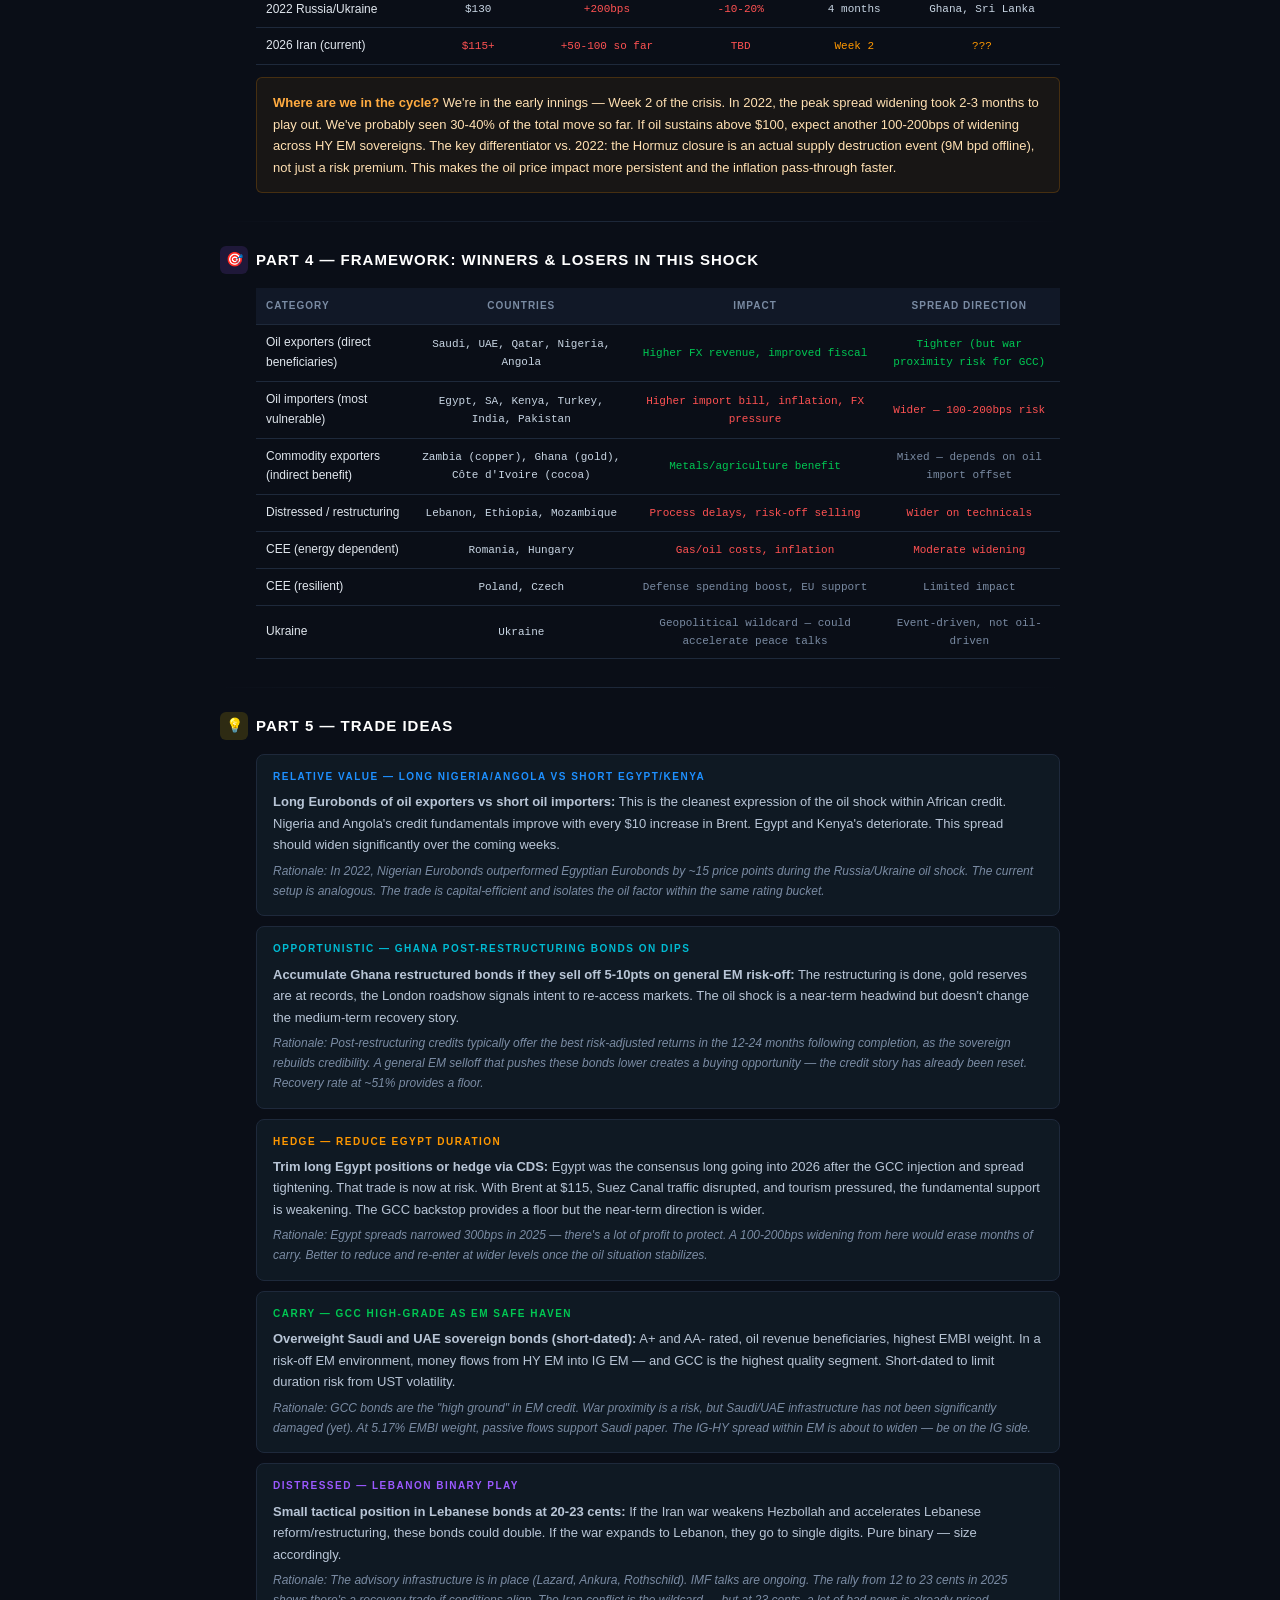
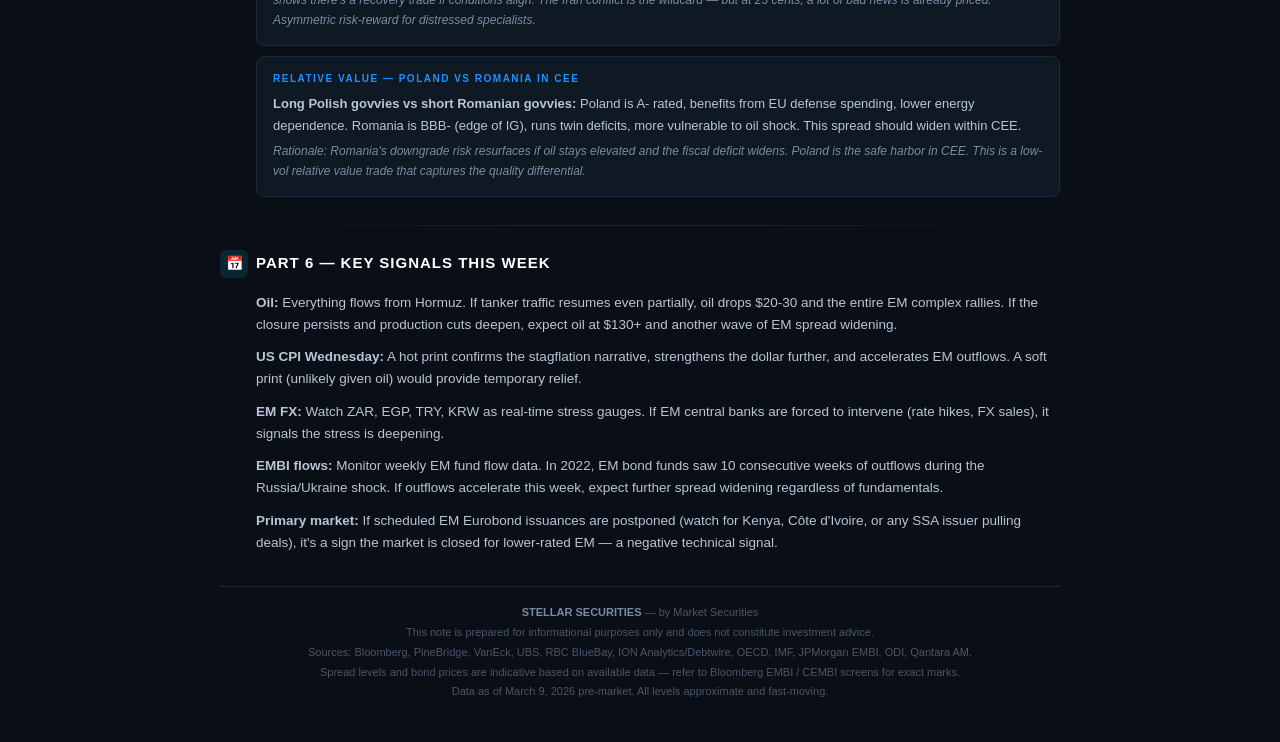
<file: dividends/EM_Bonds_Note_March_9_2026.html>
<!DOCTYPE html>
<html lang="en">
<head>
<meta charset="UTF-8">
<meta name="viewport" content="width=device-width, initial-scale=1.0">
<title>Emerging Bonds Focus — March 9, 2026</title>
<style>
  * { margin: 0; padding: 0; box-sizing: border-box; }
  html { background: #0a0e17; }
  body { font-family: 'Inter', -apple-system, 'Helvetica Neue', Arial, sans-serif; background-color: #0a0e17 !important; color: #e0e6ed !important; line-height: 1.65; padding: 40px 20px; -webkit-print-color-adjust: exact !important; print-color-adjust: exact !important; color-adjust: exact !important; }
  .container { max-width: 840px; margin: 0 auto; }
  .logo-bar { display: flex; justify-content: space-between; align-items: center; margin-bottom: 28px; padding-bottom: 20px; border-bottom: 1px solid rgba(255,255,255,0.06); }
  .logo { display: flex; flex-direction: column; }
  .logo-main { font-size: 13px; font-weight: 300; letter-spacing: 8px; color: #fff; text-transform: uppercase; }
  .logo-main span { font-weight: 600; }
  .logo-divider { width: 40px; height: 1px; background: linear-gradient(to right, #00bcd4, #1e90ff); margin: 6px 0; }
  .logo-sub { font-size: 9px; color: #5a6a7e; letter-spacing: 3px; text-transform: uppercase; }
  .logo-confidential { font-size: 9px; color: #2a3444; letter-spacing: 1.5px; text-transform: uppercase; text-align: right; }
  .header { border-bottom: 2px solid #00bcd4; padding-bottom: 20px; margin-bottom: 28px; }
  .header-top { display: flex; justify-content: space-between; align-items: flex-start; margin-bottom: 8px; }
  .brand { font-size: 11px; text-transform: uppercase; letter-spacing: 3px; color: #00bcd4; font-weight: 600; }
  .date { font-size: 12px; color: #7a8ba3; text-align: right; }
  h1 { font-size: 24px; font-weight: 700; color: #fff; margin-top: 10px; letter-spacing: -0.5px; }
  .subtitle { font-size: 13px; color: #7a8ba3; margin-top: 4px; }
  .section { margin-bottom: 28px; }
  .section-header { display: flex; align-items: center; gap: 8px; margin-bottom: 14px; }
  .section-icon { width: 28px; height: 28px; border-radius: 6px; display: flex; align-items: center; justify-content: center; font-size: 14px; flex-shrink: 0; }
  .section-icon.teal { background: rgba(0,188,212,0.15); }
  .section-icon.blue { background: rgba(30,144,255,0.15); }
  .section-icon.green { background: rgba(0,200,83,0.15); }
  .section-icon.red { background: rgba(255,68,68,0.15); }
  .section-icon.orange { background: rgba(255,152,0,0.15); }
  .section-icon.yellow { background: rgba(255,215,0,0.15); }
  .section-icon.purple { background: rgba(155,89,255,0.15); }
  h2 { font-size: 15px; font-weight: 600; color: #fff; text-transform: uppercase; letter-spacing: 1px; }
  h3 { font-size: 14px; font-weight: 600; color: #4dd0e1; margin: 16px 0 8px 0; }
  .section-body { font-size: 13.5px; color: #b8c5d6; padding-left: 36px; }
  .section-body p { margin-bottom: 10px; }
  table { width: 100%; border-collapse: collapse; margin: 12px 0; font-size: 12px; }
  th { background: #111827; color: #7a8ba3; font-weight: 600; text-transform: uppercase; font-size: 10px; letter-spacing: 1px; padding: 10px 10px; text-align: left; border-bottom: 1px solid #1e293b; }
  th:not(:first-child) { text-align: center; }
  td { padding: 8px 10px; border-bottom: 1px solid #1e293b; color: #c8d5e3; }
  td:not(:first-child) { text-align: center; font-family: 'SF Mono', 'Fira Code', monospace; font-size: 11px; }
  tr:hover { background: rgba(0,188,212,0.04); }
  .idx-name { font-weight: 500; color: #e0e6ed; }
  .pos { color: #00c853; } .neg { color: #ff5252; } .flat { color: #7a8ba3; } .warn { color: #ff9800; }
  .alert-banner { border: 1px solid #00bcd4; border-left: 4px solid #00bcd4; border-radius: 6px; padding: 14px 18px; margin-bottom: 20px; background: rgba(0,188,212,0.06); }
  .alert-text { font-size: 13px; color: #80deea; font-weight: 500; }
  .alert-banner.red { border-color: #ff5252; background: rgba(255,68,68,0.06); }
  .alert-banner.red .alert-text { color: #ff8a80; }
  .highlight-box { background: rgba(0,188,212,0.06); border: 1px solid rgba(0,188,212,0.2); border-radius: 6px; padding: 14px 16px; margin: 12px 0; font-size: 13px; color: #80deea; }
  .highlight-box strong { color: #4dd0e1; }
  .highlight-box.blue { background: rgba(30,144,255,0.06); border-color: rgba(30,144,255,0.2); color: #a0c4e8; }
  .highlight-box.blue strong { color: #4db8ff; }
  .highlight-box.red { background: rgba(255,68,68,0.06); border-color: rgba(255,68,68,0.2); color: #ff8a80; }
  .highlight-box.red strong { color: #ff5252; }
  .highlight-box.orange { background: rgba(255,152,0,0.06); border-color: rgba(255,152,0,0.2); color: #ffe0b2; }
  .highlight-box.orange strong { color: #ffab40; }
  .highlight-box.green { background: rgba(0,200,83,0.06); border-color: rgba(0,200,83,0.2); color: #a5d6a7; }
  .highlight-box.green strong { color: #00c853; }
  .trade-idea { background: #0f1923; border: 1px solid #1e293b; border-radius: 8px; padding: 14px 16px; margin: 10px 0; }
  .trade-label { font-size: 10px; text-transform: uppercase; letter-spacing: 1.5px; font-weight: 600; margin-bottom: 6px; }
  .trade-label.buy { color: #00c853; } .trade-label.sell { color: #ff5252; } .trade-label.rv { color: #1e90ff; } .trade-label.hedge { color: #ff9800; } .trade-label.opp { color: #00bcd4; } .trade-label.distressed { color: #9b59ff; }
  .trade-desc { font-size: 13px; color: #b8c5d6; }
  .trade-rationale { font-size: 12px; color: #7a8ba3; margin-top: 6px; font-style: italic; }
  .divider { height: 1px; background: linear-gradient(to right, transparent, #1e293b, transparent); margin: 24px 0; }
  .kpi-bar { display: flex; gap: 12px; flex-wrap: wrap; margin: 12px 0; }
  .kpi-item { background: #111827; border: 1px solid #1e293b; border-radius: 6px; padding: 10px 14px; min-width: 120px; flex: 1; }
  .kpi-item.critical { border-color: #ff5252; background: rgba(255,68,68,0.06); }
  .kpi-label { font-size: 10px; text-transform: uppercase; letter-spacing: 1px; color: #7a8ba3; margin-bottom: 4px; }
  .kpi-value { font-size: 17px; font-weight: 600; color: #fff; font-family: 'SF Mono', 'Fira Code', monospace; }
  .kpi-sub { font-size: 11px; margin-top: 2px; font-weight: 500; }
  .country-card { background: #0f1923; border: 1px solid #1e293b; border-radius: 8px; padding: 14px 16px; margin: 12px 0; }
  .country-flag { font-size: 14px; margin-right: 6px; }
  .country-name { font-size: 14px; font-weight: 600; color: #fff; margin-bottom: 8px; }
  .country-body { font-size: 13px; color: #b8c5d6; }
  .country-body p { margin-bottom: 6px; }
  .country-metrics { display: flex; gap: 12px; flex-wrap: wrap; margin-top: 8px; }
  .country-metric { font-size: 11px; color: #7a8ba3; }
  .country-metric span { color: #e0e6ed; font-weight: 600; font-family: 'SF Mono', monospace; }
  .footer { border-top: 1px solid #1e293b; padding-top: 16px; margin-top: 32px; font-size: 11px; color: #4a5568; text-align: center; line-height: 1.8; }
  @media (max-width: 600px) { .kpi-bar { flex-direction: column; } }
</style>
</head>
<body>
<div class="container">

  <div class="logo-bar">
    <div class="logo">
      <div class="logo-main">STELLAR <span>SECURITIES</span></div>
      <div class="logo-divider"></div>
      <div class="logo-sub">by Market Securities</div>
    </div>
    <div class="logo-confidential">Confidential<br>For Professional Clients Only</div>
  </div>

  <div class="header">
    <div class="header-top">
      <div class="brand">Emerging Market Bonds — Special Focus</div>
      <div class="date">Monday, March 9, 2026<br>Pre-Market Edition</div>
    </div>
    <h1>EM Bonds Under Siege: Oil Shock Reprices the Entire Complex</h1>
    <div class="subtitle">Africa | Egypt | South Africa | Ghana | Ukraine | CEE | GCC | Lebanon — Country-by-country analysis, spread dynamics, historical comparison & trade ideas</div>
  </div>

  <div class="alert-banner red">
    <span class="alert-text">🚨 <strong>CONTEXT:</strong> Brent at $115/bbl this morning — first time above $100 since 2022. NFP at -92K. Stagflation is here. EM currencies under severe pressure. EMBI spreads widening aggressively. Oil-importing EM sovereigns (Egypt, South Africa, Kenya, India, Turkey) face a dual hit: higher energy costs + stronger dollar. Oil exporters (GCC, Nigeria, Angola) are the flip side. This is the most significant EM stress event since the 2022 Russia/Ukraine shock.</span>
  </div>

  <!-- Part 1: Big Picture -->
  <div class="section">
    <div class="section-header">
      <div class="section-icon teal">🌍</div>
      <h2>Part 1 — EM Debt: The Big Picture Today</h2>
    </div>
    <div class="section-body">

      <div class="kpi-bar">
        <div class="kpi-item">
          <div class="kpi-label">EM Bond Yield (EMBI)</div>
          <div class="kpi-value">~6.9%</div>
          <div class="kpi-sub warn">Widening today</div>
        </div>
        <div class="kpi-item">
          <div class="kpi-label">EMBI Spread (avg)</div>
          <div class="kpi-value">~300bps+</div>
          <div class="kpi-sub neg">Blowing out from 250</div>
        </div>
        <div class="kpi-item critical">
          <div class="kpi-label">USD Index</div>
          <div class="kpi-value">Rising</div>
          <div class="kpi-sub neg">EM FX crushed</div>
        </div>
        <div class="kpi-item">
          <div class="kpi-label">JPM NexGen EM Yield</div>
          <div class="kpi-value">~10%</div>
          <div class="kpi-sub warn">Frontier stress</div>
        </div>
      </div>

      <p><strong>The setup pre-crisis was constructive.</strong> EM bonds outperformed DM by nearly 9% in 2025. Carry was the main driver, with EM yields at 6.9% vs Global 3.6% and US 4.2%. EM fundamentals were solid — falling inflation, rate cuts underway in South Africa, Egypt, Brazil, Colombia, Indonesia. EM sovereign defaults had peaked. Net financing was negative for the 4th straight year (more maturities than issuance). PineBridge and UBS were overweight single-B sovereigns for spread duration.</p>

      <p><strong>Then the Iran war hit.</strong> The oil shock is a massive differentiator within EM. Oil importers get destroyed (Egypt, South Africa, Kenya, India, Turkey, most of Asia). Oil exporters benefit (GCC, Nigeria, Angola). Countries with Hormuz exposure face acute supply disruption (GCC paradoxically — they produce but can't export). The dollar is strengthening, which raises the cost of servicing USD-denominated debt across EM. UST yields are volatile — the 10-year hit 3.96% on safe-haven bid before rebounding to 4.11% on inflation fears.</p>

      <p><strong>The maturity wall complicates everything.</strong> ~20% of EM USD-denominated debt matures by 2027. For high-risk countries, it's 25%+. Secondary market yields are already 2 percentage points above issuance yields, meaning refinancing at current rates is significantly more expensive. For countries like Egypt and Pakistan, the maturity-refinancing spread is close to 5 percentage points. The oil shock just made this worse.</p>

      <div class="highlight-box red">
        <strong>Historical comparison:</strong> The 2022 Russia/Ukraine energy shock pushed EMBI HY spreads out ~200bps over 3 months, with frontier EM bonds losing 15-25% in price terms. Ghana and Zambia defaulted in that cycle. The current oil shock is faster and potentially more severe (Brent $115 vs $130 peak in 2022, but the Hormuz disruption is a supply destruction event, not just a risk premium). If this drags on, we could see spread widening of 150-300bps across vulnerable EM names over the coming weeks.
      </div>
    </div>
  </div>

  <div class="divider"></div>

  <!-- Part 2: Country-by-Country -->
  <div class="section">
    <div class="section-header">
      <div class="section-icon blue">🗺️</div>
      <h2>Part 2 — Country-by-Country Deep Dive</h2>
    </div>
    <div class="section-body">

      <!-- AFRICA -->
      <h3>🌍 SUB-SAHARAN AFRICA</h3>

      <div class="country-card">
        <div class="country-name"><span class="country-flag">🇿🇦</span> South Africa</div>
        <div class="country-body">
          <p><strong>The key vulnerability:</strong> SA is a net oil importer and a "price taker" on fuel — Finance Minister Godongwana explicitly warned this week that higher oil prices will have an inflationary impact. The rand is under pressure at R16.60/$. The JSE All Share dropped 0.8% Friday, and today will be much worse.</p>
          <p><strong>Bond dynamics:</strong> The SARB had been cutting rates (repo rate -25bps in July 2025) with inflation target revision underway. That easing cycle is now at risk — if oil pushes CPI back up, the SARB will have to pause or reverse. SA government bonds will sell off on the dual pressure of weaker ZAR and higher inflation expectations. However, SA's fiscal buffers and debt consolidation plans provide some resilience vs. peers.</p>
          <p><strong>Spread context:</strong> SA is BBB-/BB+ rated. Spreads were relatively tight pre-crisis after positive reform momentum. Expect 30-50bps widening from here in the near-term.</p>
        </div>
        <div class="country-metrics">
          <div class="country-metric">Rating: <span>BB+ (Fitch)</span></div>
          <div class="country-metric">ZAR/USD: <span class="neg">R16.60</span></div>
          <div class="country-metric">Oil exposure: <span class="neg">Net importer</span></div>
          <div class="country-metric">View: <span class="warn">Cautious</span></div>
        </div>
      </div>

      <div class="country-card">
        <div class="country-name"><span class="country-flag">🇬🇭</span> Ghana</div>
        <div class="country-body">
          <p><strong>Post-restructuring story:</strong> Ghana completed its Eurobond restructuring in 2025, giving holders a choice between a 37% haircut with fast repayment or a 30-year extension with lower coupon and no nominal haircut. Implied recovery rate ~51%. The country just completed a London non-deal roadshow, and gold reserves have been climbing to record levels — positioning it well for market re-access.</p>
          <p><strong>Oil shock impact:</strong> Ghana is a small oil producer (Jubilee field) but a net energy importer overall. The cocoa sector provides some buffer. The bigger risk is that the oil shock delays Ghana's return to the primary market — investors will demand higher spreads to compensate for the macro uncertainty, making any new issuance more expensive.</p>
          <p><strong>Opportunity:</strong> The restructured bonds were already trading at distressed levels. If the oil shock pushes them lower on general EM risk-off, there could be a buying opportunity for investors who believe in the reform story. Rating upgraded from default — Moody's moved Zambia (comparable) from Ca to Caa2 post-restructuring.</p>
        </div>
        <div class="country-metrics">
          <div class="country-metric">Rating: <span>Post-restructuring</span></div>
          <div class="country-metric">Recovery: <span>~51%</span></div>
          <div class="country-metric">Gold reserves: <span class="pos">Record highs</span></div>
          <div class="country-metric">View: <span class="pos">Contrarian buy on dips</span></div>
        </div>
      </div>

      <div class="country-card">
        <div class="country-name"><span class="country-flag">🇿🇲</span> Zambia</div>
        <div class="country-body">
          <p><strong>Restructuring complete:</strong> Zambia finished restructuring its Eurobonds in 2025 — 4 years after defaulting. Two new securities issued with an implicit recovery rate of 70-76%. Rating upgraded from Ca to Caa2 by Moody's. This is a positive precedent for other African restructurings under the G20 Common Framework.</p>
          <p><strong>Copper tailwind:</strong> Zambia is a major copper producer. If the energy crisis drives metals higher (copper needed for electrification), Zambia could benefit. However, higher oil import costs partially offset this.</p>
        </div>
        <div class="country-metrics">
          <div class="country-metric">Rating: <span>Caa2 (Moody's)</span></div>
          <div class="country-metric">Recovery: <span>70-76%</span></div>
          <div class="country-metric">View: <span class="pos">Improving credit story</span></div>
        </div>
      </div>

      <div class="country-card">
        <div class="country-name"><span class="country-flag">🇳🇬</span> Nigeria & <span class="country-flag">🇦🇴</span> Angola</div>
        <div class="country-body">
          <p><strong>Oil exporters — the other side of the trade.</strong> At $115 Brent, Nigeria and Angola are generating significant FX revenue. This improves their fiscal and external positions. Nigerian Eurobonds should outperform other African credits on this basis. However, both countries face domestic challenges: Nigeria has FX convertibility issues, and Angola's debt-to-GDP remains elevated. Angola had its outlook improved to positive recently.</p>
        </div>
        <div class="country-metrics">
          <div class="country-metric">Oil exposure: <span class="pos">Net exporters</span></div>
          <div class="country-metric">View: <span class="pos">Relative outperformers</span></div>
        </div>
      </div>

      <div class="country-card">
        <div class="country-name"><span class="country-flag">🇰🇪</span> Kenya & Other SSA</div>
        <div class="country-body">
          <p>Kenya's outlook was flagged as negative by Moody's. As an oil importer, the current spike is very damaging. Kenya issued $1.5bn in Eurobonds in early 2025 — those bonds will be under pressure. Senegal faces its own issues with "hidden debt" revelations (China holds 43% of bilateral claims). Mozambique's LNG story (TotalEnergies Cabo Delgado project) is a potential bright spot but has lost UK Export Finance backing. Ethiopia's restructuring talks remain deadlocked since October.</p>
        </div>
        <div class="country-metrics">
          <div class="country-metric">Kenya outlook: <span class="neg">Negative (Moody's)</span></div>
          <div class="country-metric">Senegal: <span class="warn">Hidden debt concerns</span></div>
          <div class="country-metric">Ethiopia: <span class="neg">Deadlocked</span></div>
        </div>
      </div>

      <div class="divider"></div>

      <!-- EGYPT -->
      <h3>🇪🇬 EGYPT — The Swing Name</h3>

      <div class="country-card">
        <div class="country-name"><span class="country-flag">🇪🇬</span> Egypt</div>
        <div class="country-body">
          <p><strong>The pre-crisis rally:</strong> Egypt was the EM success story of 2025. Spreads narrowed by 300bps+ following a massive $57bn liquidity injection from Gulf countries and international institutions in February 2025. The IMF program provided a framework for reforms. Rate cuts were expected in 2026 as inflation came down. EMBI Africa's outperformance was more than half explained by Egypt alone.</p>
          <p><strong>The oil shock reversal:</strong> Egypt is extremely vulnerable. It's a major oil and gas importer (despite some domestic production). The Suez Canal — a critical revenue source — could see traffic disruption from the broader Middle East conflict. Tourism, another key FX earner, is already under pressure from regional instability. The maturity-refinancing spread for Egyptian bonds is close to 5 percentage points — among the worst in EM. If spreads blow out, the debt dynamics deteriorate rapidly.</p>
          <p><strong>The GCC safety net:</strong> Egypt's ace is Gulf support. Saudi Arabia, UAE, and Qatar have strategic interest in keeping Egypt stable. If the crisis deepens, expect more GCC support — but this time at a higher price (more asset sales, more reform conditionality). The question is whether GCC countries, themselves dealing with the Hormuz disruption, have the bandwidth to support Egypt simultaneously.</p>
          <p><strong>Bond levels:</strong> Egyptian Eurobonds had rallied significantly in 2025. The oil shock will reverse a portion of that rally. Expect 100-200bps of spread widening from recent tights if oil stays above $100. However, the GCC backstop limits the downside vs. a full-blown crisis.</p>
        </div>
        <div class="country-metrics">
          <div class="country-metric">Rating: <span>B- (S&P)</span></div>
          <div class="country-metric">Spreads: <span class="neg">Widening from tight levels</span></div>
          <div class="country-metric">GCC support: <span class="pos">$57bn injected 2025</span></div>
          <div class="country-metric">View: <span class="warn">High beta — wait for entry</span></div>
        </div>
      </div>

      <div class="divider"></div>

      <!-- UKRAINE -->
      <h3>🇺🇦 UKRAINE</h3>

      <div class="country-card">
        <div class="country-name"><span class="country-flag">🇺🇦</span> Ukraine</div>
        <div class="country-body">
          <p><strong>A complex picture within a complex picture.</strong> Ukraine's sovereign bonds were restructured during the Russia war. GDP warrants are being negotiated. The corporate landscape is evolving — MHP (agribusiness) is exploring refinancing options that could mark the first Ukrainian corporate issuance since Russia's invasion. Ukrenergo and Ukrainian Railways SOE restructurings are delayed.</p>
          <p><strong>Iran war impact:</strong> Paradoxically, the Iran conflict could be marginally positive for Ukraine's geopolitical situation — US attention on Iran may accelerate diplomatic efforts on Ukraine/Russia to avoid fighting on two fronts. However, the broader risk-off in EM credit markets will push Ukrainian bonds lower alongside everything else. The cereal/grain supply angle is also relevant — if Hormuz disrupts fertilizer flows, global food prices rise, which is positive for Ukraine's agricultural exports but negative for global EM importers.</p>
          <p><strong>Bond levels:</strong> Ukrainian bonds trade in distressed territory. The GDP warrants are complex instruments with binary outcomes depending on the war resolution and reconstruction trajectory. For distressed debt specialists, this is a familiar playbook — but the timing of resolution remains impossible to predict.</p>
        </div>
        <div class="country-metrics">
          <div class="country-metric">Status: <span class="warn">Post-restructuring</span></div>
          <div class="country-metric">GDP warrants: <span class="warn">Stalled talks</span></div>
          <div class="country-metric">MHP: <span class="pos">Potential 1st corp issuance</span></div>
          <div class="country-metric">View: <span class="warn">Specialist / event-driven</span></div>
        </div>
      </div>

      <div class="divider"></div>

      <!-- CEE -->
      <h3>🇪🇺 CEE — Central & Eastern Europe</h3>

      <div class="country-card">
        <div class="country-name"><span class="country-flag">🇷🇴</span> Romania</div>
        <div class="country-body">
          <p><strong>The CEE outlier.</strong> Romania delivered a rollercoaster 2025 — bond yields peaked ahead of presidential elections in May before reversing. Despite earlier downgrade concerns, the sovereign appears to have turned the page. Romania's USD 2.1bn 5.75% 2035s were indicated at 6% yield recently — relatively stable. However, Romania runs a twin deficit (fiscal + current account) which makes it vulnerable to energy price shocks and risk-off episodes. The oil spike will pressure Romanian bonds via the inflation and fiscal channels.</p>
        </div>
        <div class="country-metrics">
          <div class="country-metric">Rating: <span>BBB- (edge of IG)</span></div>
          <div class="country-metric">5.75% 2035s: <span>~6% yield</span></div>
          <div class="country-metric">Risk: <span class="warn">Twin deficit vulnerability</span></div>
          <div class="country-metric">View: <span class="flat">Hold — limited upside near-term</span></div>
        </div>
      </div>

      <div class="country-card">
        <div class="country-name"><span class="country-flag">🇵🇱</span> Poland & <span class="country-flag">🇭🇺</span> Hungary</div>
        <div class="country-body">
          <p>Higher-rated CEE names will see moderate spread widening but are structurally stronger. Poland benefits from EU fund inflows and defense spending. Hungary faces higher energy dependence and political risk. Both countries' local currency bonds will be impacted by EUR weakness vs USD. In the current environment, Poland govvies offer better risk-reward than Hungary within CEE.</p>
        </div>
        <div class="country-metrics">
          <div class="country-metric">Poland: <span class="pos">A- rated — safe harbor in CEE</span></div>
          <div class="country-metric">Hungary: <span class="warn">Energy dependence, political risk</span></div>
        </div>
      </div>

      <div class="divider"></div>

      <!-- GCC -->
      <h3>🏛️ GCC — Gulf Cooperation Council</h3>

      <div class="country-card">
        <div class="country-name"><span class="country-flag">🇸🇦</span> Saudi Arabia & <span class="country-flag">🇦🇪</span> UAE & <span class="country-flag">🇶🇦</span> Qatar</div>
        <div class="country-body">
          <p><strong>The paradox:</strong> GCC countries are oil producers that should benefit from $115 Brent — but they're in the direct line of fire. Iranian retaliatory strikes have hit UAE targets. QatarEnergy halted LNG production after an Iranian attack on Ras Laffan. Saudi Arabia is the largest weight in the EMBI index (5.17%). GCC sovereign bonds are high-grade (Saudi A+, UAE AA-) and will see limited spread impact from credit fundamentals. The risk is operational — if infrastructure is damaged, or if the conflict expands to Saudi oil facilities, the calculus changes dramatically.</p>
          <p><strong>GCC bond market dynamics:</strong> Pre-emptive creditor engagement has been a theme in the GCC — sophisticated liability management. Dubai and Abu Dhabi exchanges dropped 4.9% when they reopened after the initial strikes. GCC bonds are a natural haven within EM (high grade, oil revenue) but the war proximity creates an unusual risk profile.</p>
        </div>
        <div class="country-metrics">
          <div class="country-metric">Saudi rating: <span class="pos">A+ (S&P)</span></div>
          <div class="country-metric">UAE rating: <span class="pos">AA-</span></div>
          <div class="country-metric">EMBI weight: <span>Largest (Saudi 5.17%)</span></div>
          <div class="country-metric">View: <span class="warn">Fundamentally strong but war proximity risk</span></div>
        </div>
      </div>

      <div class="divider"></div>

      <!-- LEBANON -->
      <h3>🇱🇧 LEBANON — The Distressed Special Situation</h3>

      <div class="country-card">
        <div class="country-name"><span class="country-flag">🇱🇧</span> Lebanon</div>
        <div class="country-body">
          <p><strong>The recovery trade that was working.</strong> Lebanese defaulted sovereign bonds staged a remarkable rally in 2025 — from ~12 cents to above 23 cents. A Jefferies-organized investor trip in September fueled the move. Lazard was confirmed as government financial advisor. IMF talks are ongoing but the Financial Gap Law (key legislative reform) is still outstanding.</p>
          <p><strong>The Iran factor:</strong> Lebanon is uniquely exposed to the Iran conflict via Hezbollah. If the war expands to include Hezbollah/Israel border escalation, Lebanese bonds could sell off sharply from current levels. Conversely, if the Iran conflict leads to a weakening of Hezbollah (Iran's key proxy), it could accelerate Lebanon's reform process by reducing the political deadlock. This is a true binary outcome for Lebanese paper.</p>
          <p><strong>Advisory mandates:</strong> Rothschild is eyeing a role with the Central Bank. The Association of Banks retained Ankura as financial advisor. Multiple advisory mandates signal the restructuring is being prepared — but the timeline remains highly uncertain, now further complicated by regional war.</p>
        </div>
        <div class="country-metrics">
          <div class="country-metric">Bond price: <span>~23 cents (from 12c in early 2025)</span></div>
          <div class="country-metric">Status: <span class="neg">Default since 2020</span></div>
          <div class="country-metric">Advisors: <span>Lazard (govt), Ankura (banks), Rothschild (CB)</span></div>
          <div class="country-metric">View: <span class="warn">Binary — Hezbollah is the key variable</span></div>
        </div>
      </div>

    </div>
  </div>

  <div class="divider"></div>

  <!-- Part 3: Historical Comparison -->
  <div class="section">
    <div class="section-header">
      <div class="section-icon orange">📚</div>
      <h2>Part 3 — Historical Crisis Comparison</h2>
    </div>
    <div class="section-body">

      <table>
        <thead>
          <tr><th>Crisis</th><th>Brent Peak</th><th>EMBI Spread Δ</th><th>EM FX Impact</th><th>Duration</th><th>Defaults</th></tr>
        </thead>
        <tbody>
          <tr><td class="idx-name">2008 GFC</td><td>$147</td><td class="neg">+500bps</td><td class="neg">-20-40%</td><td>18 months</td><td>Ecuador, others</td></tr>
          <tr><td class="idx-name">2011 Arab Spring</td><td>$127</td><td class="neg">+100bps</td><td class="neg">-10-15%</td><td>6 months</td><td>None major</td></tr>
          <tr><td class="idx-name">2013 Taper Tantrum</td><td>Stable</td><td class="neg">+100bps</td><td class="neg">-10-20%</td><td>4 months</td><td>None</td></tr>
          <tr><td class="idx-name">2020 COVID</td><td>$20 (crash)</td><td class="neg">+350bps</td><td class="neg">-15-30%</td><td>3 months</td><td>Zambia, others</td></tr>
          <tr><td class="idx-name">2022 Russia/Ukraine</td><td>$130</td><td class="neg">+200bps</td><td class="neg">-10-20%</td><td>4 months</td><td>Ghana, Sri Lanka</td></tr>
          <tr><td class="idx-name">2026 Iran (current)</td><td class="neg">$115+</td><td class="neg">+50-100 so far</td><td class="neg">TBD</td><td class="warn">Week 2</td><td class="warn">???</td></tr>
        </tbody>
      </table>

      <div class="highlight-box orange">
        <strong>Where are we in the cycle?</strong> We're in the early innings — Week 2 of the crisis. In 2022, the peak spread widening took 2-3 months to play out. We've probably seen 30-40% of the total move so far. If oil sustains above $100, expect another 100-200bps of widening across HY EM sovereigns. The key differentiator vs. 2022: the Hormuz closure is an actual supply destruction event (9M bpd offline), not just a risk premium. This makes the oil price impact more persistent and the inflation pass-through faster.
      </div>
    </div>
  </div>

  <div class="divider"></div>

  <!-- Part 4: Framework -->
  <div class="section">
    <div class="section-header">
      <div class="section-icon purple">🎯</div>
      <h2>Part 4 — Framework: Winners & Losers in This Shock</h2>
    </div>
    <div class="section-body">

      <table>
        <thead>
          <tr><th>Category</th><th>Countries</th><th>Impact</th><th>Spread Direction</th></tr>
        </thead>
        <tbody>
          <tr><td class="idx-name">Oil exporters (direct beneficiaries)</td><td>Saudi, UAE, Qatar, Nigeria, Angola</td><td class="pos">Higher FX revenue, improved fiscal</td><td class="pos">Tighter (but war proximity risk for GCC)</td></tr>
          <tr><td class="idx-name">Oil importers (most vulnerable)</td><td>Egypt, SA, Kenya, Turkey, India, Pakistan</td><td class="neg">Higher import bill, inflation, FX pressure</td><td class="neg">Wider — 100-200bps risk</td></tr>
          <tr><td class="idx-name">Commodity exporters (indirect benefit)</td><td>Zambia (copper), Ghana (gold), Côte d'Ivoire (cocoa)</td><td class="pos">Metals/agriculture benefit</td><td class="flat">Mixed — depends on oil import offset</td></tr>
          <tr><td class="idx-name">Distressed / restructuring</td><td>Lebanon, Ethiopia, Mozambique</td><td class="neg">Process delays, risk-off selling</td><td class="neg">Wider on technicals</td></tr>
          <tr><td class="idx-name">CEE (energy dependent)</td><td>Romania, Hungary</td><td class="neg">Gas/oil costs, inflation</td><td class="neg">Moderate widening</td></tr>
          <tr><td class="idx-name">CEE (resilient)</td><td>Poland, Czech</td><td class="flat">Defense spending boost, EU support</td><td class="flat">Limited impact</td></tr>
          <tr><td class="idx-name">Ukraine</td><td>Ukraine</td><td class="flat">Geopolitical wildcard — could accelerate peace talks</td><td class="flat">Event-driven, not oil-driven</td></tr>
        </tbody>
      </table>
    </div>
  </div>

  <div class="divider"></div>

  <!-- Part 5: Trade Ideas -->
  <div class="section">
    <div class="section-header">
      <div class="section-icon yellow">💡</div>
      <h2>Part 5 — Trade Ideas</h2>
    </div>
    <div class="section-body">

      <div class="trade-idea">
        <div class="trade-label rv">RELATIVE VALUE — Long Nigeria/Angola vs Short Egypt/Kenya</div>
        <div class="trade-desc"><strong>Long Eurobonds of oil exporters vs short oil importers:</strong> This is the cleanest expression of the oil shock within African credit. Nigeria and Angola's credit fundamentals improve with every $10 increase in Brent. Egypt and Kenya's deteriorate. This spread should widen significantly over the coming weeks.</div>
        <div class="trade-rationale">Rationale: In 2022, Nigerian Eurobonds outperformed Egyptian Eurobonds by ~15 price points during the Russia/Ukraine oil shock. The current setup is analogous. The trade is capital-efficient and isolates the oil factor within the same rating bucket.</div>
      </div>

      <div class="trade-idea">
        <div class="trade-label opp">OPPORTUNISTIC — Ghana Post-Restructuring Bonds on Dips</div>
        <div class="trade-desc"><strong>Accumulate Ghana restructured bonds if they sell off 5-10pts on general EM risk-off:</strong> The restructuring is done, gold reserves are at records, the London roadshow signals intent to re-access markets. The oil shock is a near-term headwind but doesn't change the medium-term recovery story.</div>
        <div class="trade-rationale">Rationale: Post-restructuring credits typically offer the best risk-adjusted returns in the 12-24 months following completion, as the sovereign rebuilds credibility. A general EM selloff that pushes these bonds lower creates a buying opportunity — the credit story has already been reset. Recovery rate at ~51% provides a floor.</div>
      </div>

      <div class="trade-idea">
        <div class="trade-label hedge">HEDGE — Reduce Egypt Duration</div>
        <div class="trade-desc"><strong>Trim long Egypt positions or hedge via CDS:</strong> Egypt was the consensus long going into 2026 after the GCC injection and spread tightening. That trade is now at risk. With Brent at $115, Suez Canal traffic disrupted, and tourism pressured, the fundamental support is weakening. The GCC backstop provides a floor but the near-term direction is wider.</div>
        <div class="trade-rationale">Rationale: Egypt spreads narrowed 300bps in 2025 — there's a lot of profit to protect. A 100-200bps widening from here would erase months of carry. Better to reduce and re-enter at wider levels once the oil situation stabilizes.</div>
      </div>

      <div class="trade-idea">
        <div class="trade-label buy">CARRY — GCC High-Grade as EM Safe Haven</div>
        <div class="trade-desc"><strong>Overweight Saudi and UAE sovereign bonds (short-dated):</strong> A+ and AA- rated, oil revenue beneficiaries, highest EMBI weight. In a risk-off EM environment, money flows from HY EM into IG EM — and GCC is the highest quality segment. Short-dated to limit duration risk from UST volatility.</div>
        <div class="trade-rationale">Rationale: GCC bonds are the "high ground" in EM credit. War proximity is a risk, but Saudi/UAE infrastructure has not been significantly damaged (yet). At 5.17% EMBI weight, passive flows support Saudi paper. The IG-HY spread within EM is about to widen — be on the IG side.</div>
      </div>

      <div class="trade-idea">
        <div class="trade-label distressed">DISTRESSED — Lebanon Binary Play</div>
        <div class="trade-desc"><strong>Small tactical position in Lebanese bonds at 20-23 cents:</strong> If the Iran war weakens Hezbollah and accelerates Lebanese reform/restructuring, these bonds could double. If the war expands to Lebanon, they go to single digits. Pure binary — size accordingly.</div>
        <div class="trade-rationale">Rationale: The advisory infrastructure is in place (Lazard, Ankura, Rothschild). IMF talks are ongoing. The rally from 12 to 23 cents in 2025 shows there's a recovery trade if conditions align. The Iran conflict is the wildcard — but at 23 cents, a lot of bad news is already priced. Asymmetric risk-reward for distressed specialists.</div>
      </div>

      <div class="trade-idea">
        <div class="trade-label rv">RELATIVE VALUE — Poland vs Romania in CEE</div>
        <div class="trade-desc"><strong>Long Polish govvies vs short Romanian govvies:</strong> Poland is A- rated, benefits from EU defense spending, lower energy dependence. Romania is BBB- (edge of IG), runs twin deficits, more vulnerable to oil shock. This spread should widen within CEE.</div>
        <div class="trade-rationale">Rationale: Romania's downgrade risk resurfaces if oil stays elevated and the fiscal deficit widens. Poland is the safe harbor in CEE. This is a low-vol relative value trade that captures the quality differential.</div>
      </div>

    </div>
  </div>

  <div class="divider"></div>

  <!-- Part 6: What to Watch -->
  <div class="section">
    <div class="section-header">
      <div class="section-icon teal">📅</div>
      <h2>Part 6 — Key Signals This Week</h2>
    </div>
    <div class="section-body">
      <p><strong>Oil:</strong> Everything flows from Hormuz. If tanker traffic resumes even partially, oil drops $20-30 and the entire EM complex rallies. If the closure persists and production cuts deepen, expect oil at $130+ and another wave of EM spread widening.</p>
      <p><strong>US CPI Wednesday:</strong> A hot print confirms the stagflation narrative, strengthens the dollar further, and accelerates EM outflows. A soft print (unlikely given oil) would provide temporary relief.</p>
      <p><strong>EM FX:</strong> Watch ZAR, EGP, TRY, KRW as real-time stress gauges. If EM central banks are forced to intervene (rate hikes, FX sales), it signals the stress is deepening.</p>
      <p><strong>EMBI flows:</strong> Monitor weekly EM fund flow data. In 2022, EM bond funds saw 10 consecutive weeks of outflows during the Russia/Ukraine shock. If outflows accelerate this week, expect further spread widening regardless of fundamentals.</p>
      <p><strong>Primary market:</strong> If scheduled EM Eurobond issuances are postponed (watch for Kenya, Côte d'Ivoire, or any SSA issuer pulling deals), it's a sign the market is closed for lower-rated EM — a negative technical signal.</p>
    </div>
  </div>

  <div class="footer">
    <p><strong style="color:#7a8ba3;">STELLAR SECURITIES</strong> — by Market Securities<br>
    This note is prepared for informational purposes only and does not constitute investment advice.<br>
    Sources: Bloomberg, PineBridge, VanEck, UBS, RBC BlueBay, ION Analytics/Debtwire, OECD, IMF, JPMorgan EMBI, ODI, Qantara AM.<br>
    Spread levels and bond prices are indicative based on available data — refer to Bloomberg EMBI / CEMBI screens for exact marks.<br>
    Data as of March 9, 2026 pre-market. All levels approximate and fast-moving.</p>
  </div>

</div>
</body>
</html>
</file>
<file: assets/style.css>
* {
  margin: 0;
  padding: 0;
  box-sizing: border-box;
}

html {
  background: #0a0e17;
}

body {
  font-family: 'Inter', -apple-system, 'Helvetica Neue', Arial, sans-serif;
  background-color: #0a0e17 !important;
  color: #e0e6ed !important;
  line-height: 1.65;
  padding: 40px 20px;
  -webkit-print-color-adjust: exact !important;
  print-color-adjust: exact !important;
  color-adjust: exact !important;
}

.container {
  max-width: 840px;
  margin: 0 auto;
}

a {
  text-decoration: none;
}

.logo-bar {
  display: flex;
  justify-content: space-between;
  align-items: center;
  margin-bottom: 28px;
  padding-bottom: 20px;
  border-bottom: 1px solid rgba(255,255,255,0.06);
}

.logo {
  display: flex;
  flex-direction: column;
}

.logo-main {
  font-size: 13px;
  font-weight: 300;
  letter-spacing: 8px;
  color: #fff;
  text-transform: uppercase;
}

.logo-main span {
  font-weight: 600;
}

.logo-divider {
  width: 40px;
  height: 1px;
  background: linear-gradient(to right, #ff5252, #ff9800);
  margin: 6px 0;
}

.logo-sub {
  font-size: 9px;
  color: #5a6a7e;
  letter-spacing: 3px;
  text-transform: uppercase;
}

.logo-confidential {
  font-size: 9px;
  color: #2a3444;
  letter-spacing: 1.5px;
  text-transform: uppercase;
  text-align: right;
}

.header {
  border-bottom: 2px solid #ff1744;
  padding-bottom: 20px;
  margin-bottom: 28px;
}

.header-top {
  display: flex;
  justify-content: space-between;
  align-items: flex-start;
  margin-bottom: 8px;
  gap: 16px;
}

.brand {
  font-size: 11px;
  text-transform: uppercase;
  letter-spacing: 3px;
  color: #ff1744;
  font-weight: 600;
}

.date {
  font-size: 12px;
  color: #7a8ba3;
  text-align: right;
}

h1 {
  font-size: 24px;
  font-weight: 700;
  color: #fff;
  margin-top: 10px;
  letter-spacing: -0.5px;
}

.subtitle {
  font-size: 13px;
  color: #7a8ba3;
  margin-top: 4px;
}

.section {
  margin-bottom: 28px;
}

.section-header {
  display: flex;
  align-items: center;
  gap: 8px;
  margin-bottom: 14px;
}

.section-icon {
  width: 28px;
  height: 28px;
  border-radius: 6px;
  display: flex;
  align-items: center;
  justify-content: center;
  font-size: 14px;
  flex-shrink: 0;
}

.section-icon.red {
  background: rgba(255,23,68,0.15);
  color: #ff5252;
}

.section-icon.orange {
  background: rgba(255,152,0,0.15);
  color: #ff9800;
}

.section-header h2 {
  font-size: 16px;
  color: #fff;
}

.portal-grid {
  display: grid;
  grid-template-columns: 1fr 1fr;
  gap: 12px;
}

.portal-box {
  background: #0f1923;
  border: 1px solid #1e293b;
  border-radius: 8px;
  padding: 16px;
  display: block;
  transition: border-color 0.2s ease, transform 0.2s ease;
}

.portal-box:hover {
  border-color: #ff1744;
  transform: translateY(-1px);
}

.portal-label {
  font-size: 10px;
  text-transform: uppercase;
  letter-spacing: 1.5px;
  color: #ff9800;
  font-weight: 600;
  margin-bottom: 8px;
}

.portal-title {
  font-size: 15px;
  font-weight: 600;
  color: #fff;
  margin-bottom: 6px;
}

.portal-text {
  font-size: 12.5px;
  color: #9fb0c4;
}

.archive-box {
  background: #0f1923;
  border: 1px solid #1e293b;
  border-radius: 8px;
  padding: 16px;
}

.archive-box p {
  font-size: 13px;
  color: #b8c5d6;
  margin-bottom: 8px;
}

.archive-link {
  font-size: 13px;
  color: #ffab40;
  font-weight: 600;
}

.archive-link:hover {
  color: #ffd180;
}

.divider {
  height: 1px;
  background: linear-gradient(to right, transparent, #1e293b, transparent);
  margin: 24px 0;
}

.footer {
  border-top: 1px solid #1e293b;
  padding-top: 16px;
  margin-top: 32px;
  font-size: 11px;
  color: #4a5568;
  text-align: center;
  line-height: 1.8;
}

@media (max-width: 700px) {
  .logo-bar,
  .header-top {
    flex-direction: column;
    align-items: flex-start;
  }

  .logo-confidential,
  .date {
    text-align: left;
  }

  .portal-grid {
    grid-template-columns: 1fr;
  }
}
a,
a:visited,
a:active {
  color: inherit;
  text-decoration: none;
}
.quick-links a,
.archive-link,
.portal-box,
.nav-bar a {
  color: #c8d5e3;
}

.quick-links a:hover,
.archive-link:hover,
.nav-bar a:hover {
  color: #ffffff;
}
</file>
